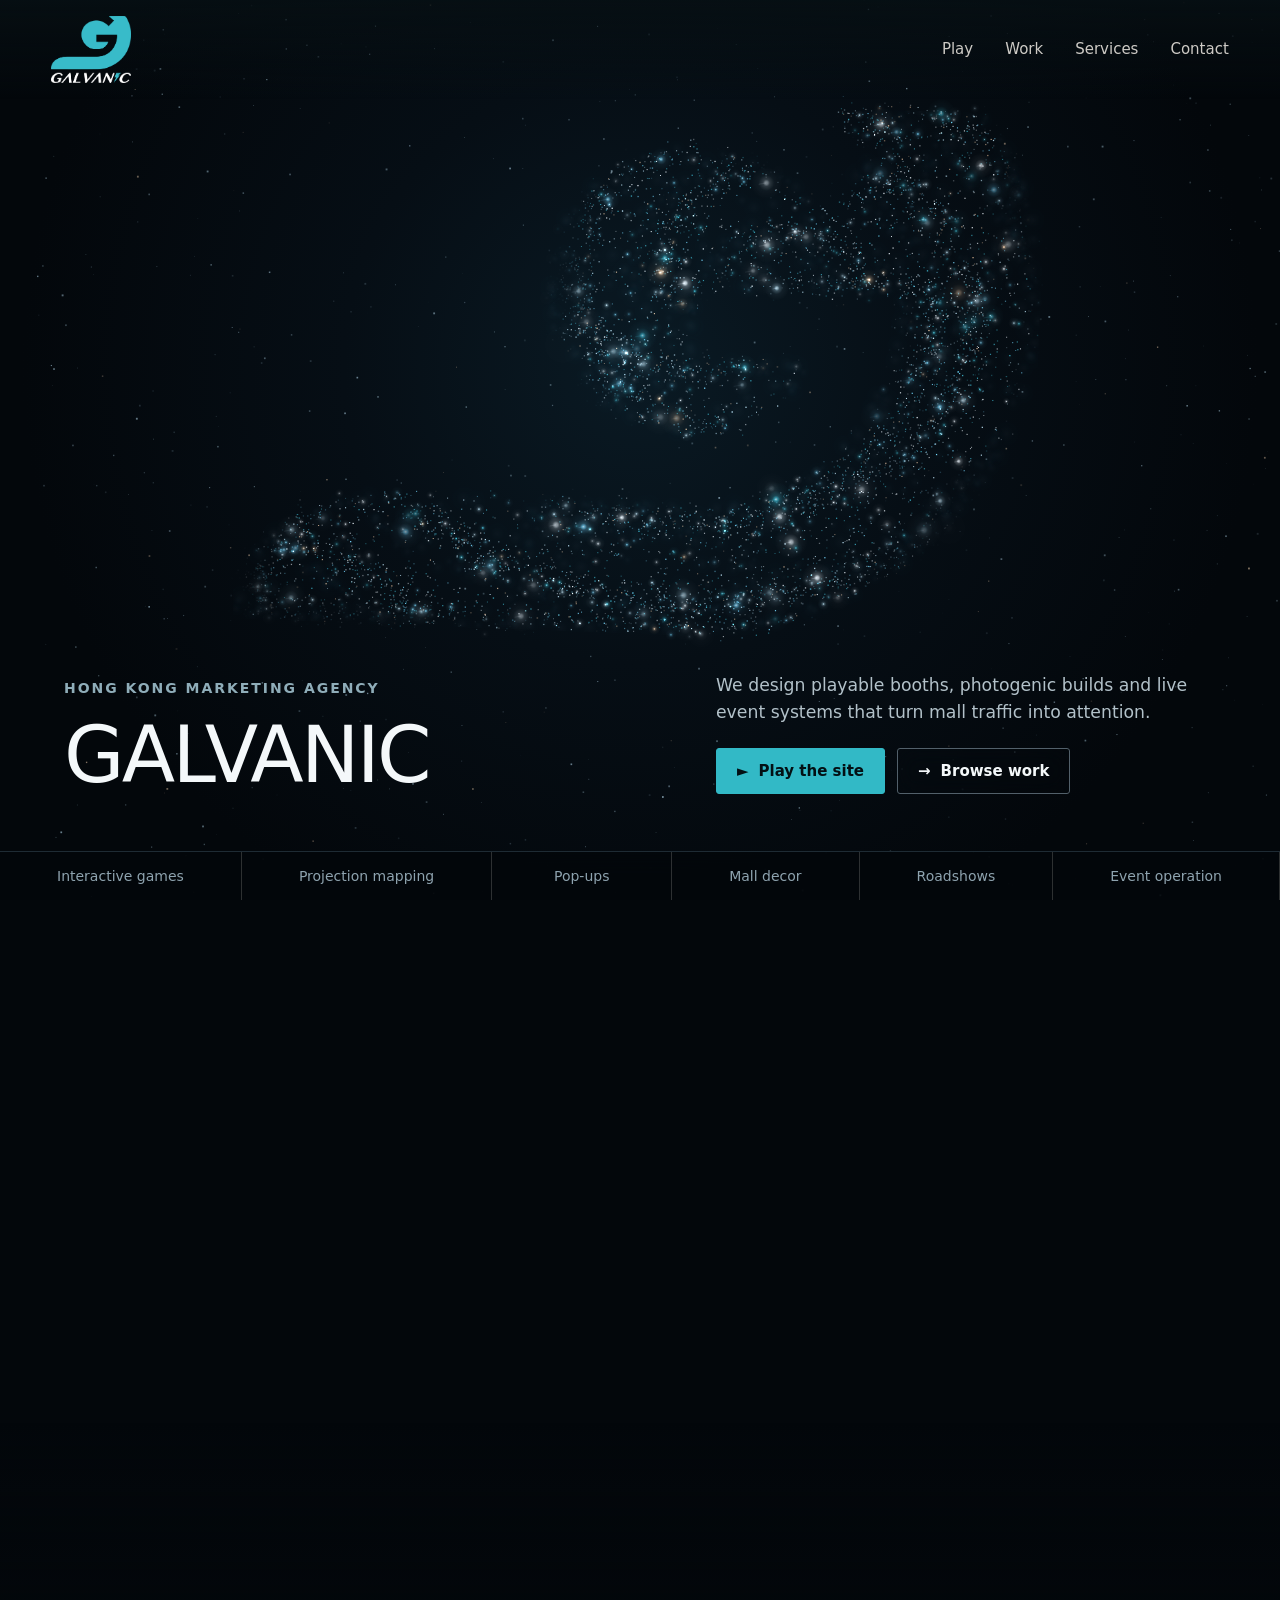
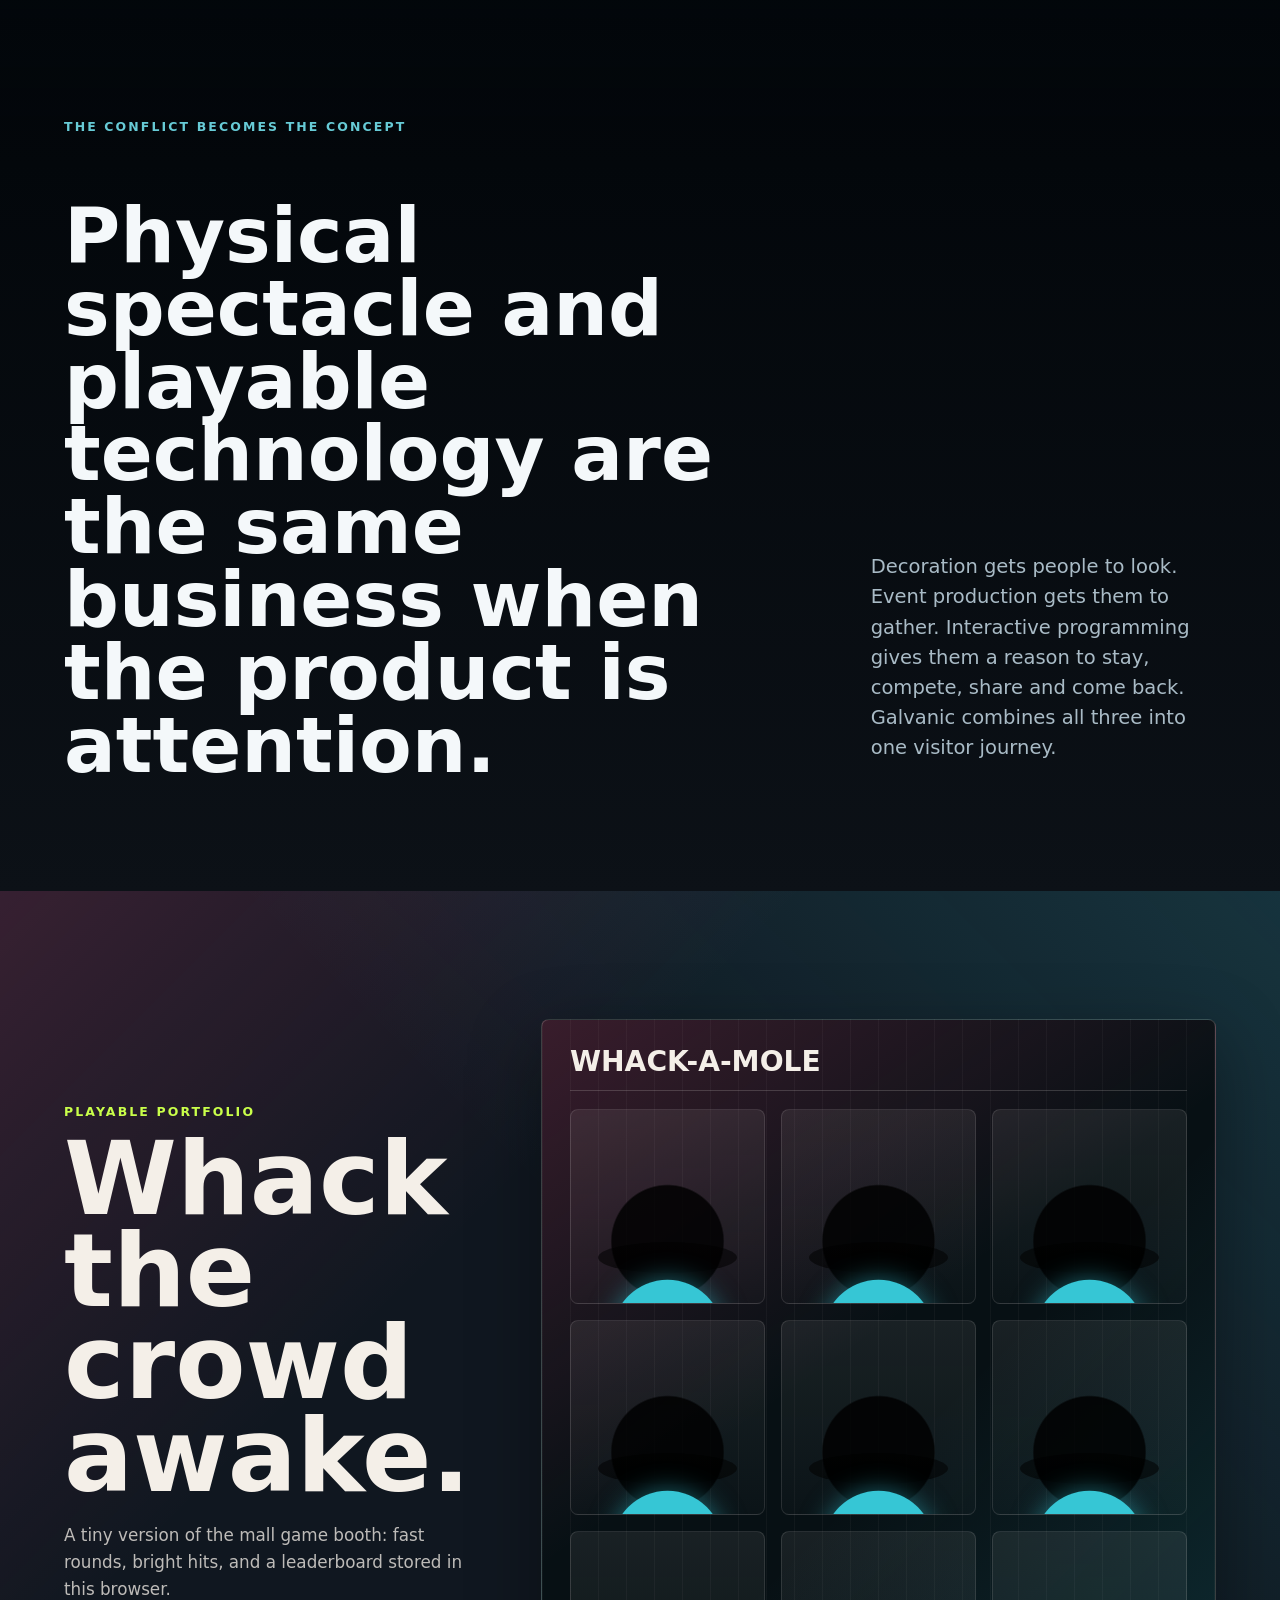
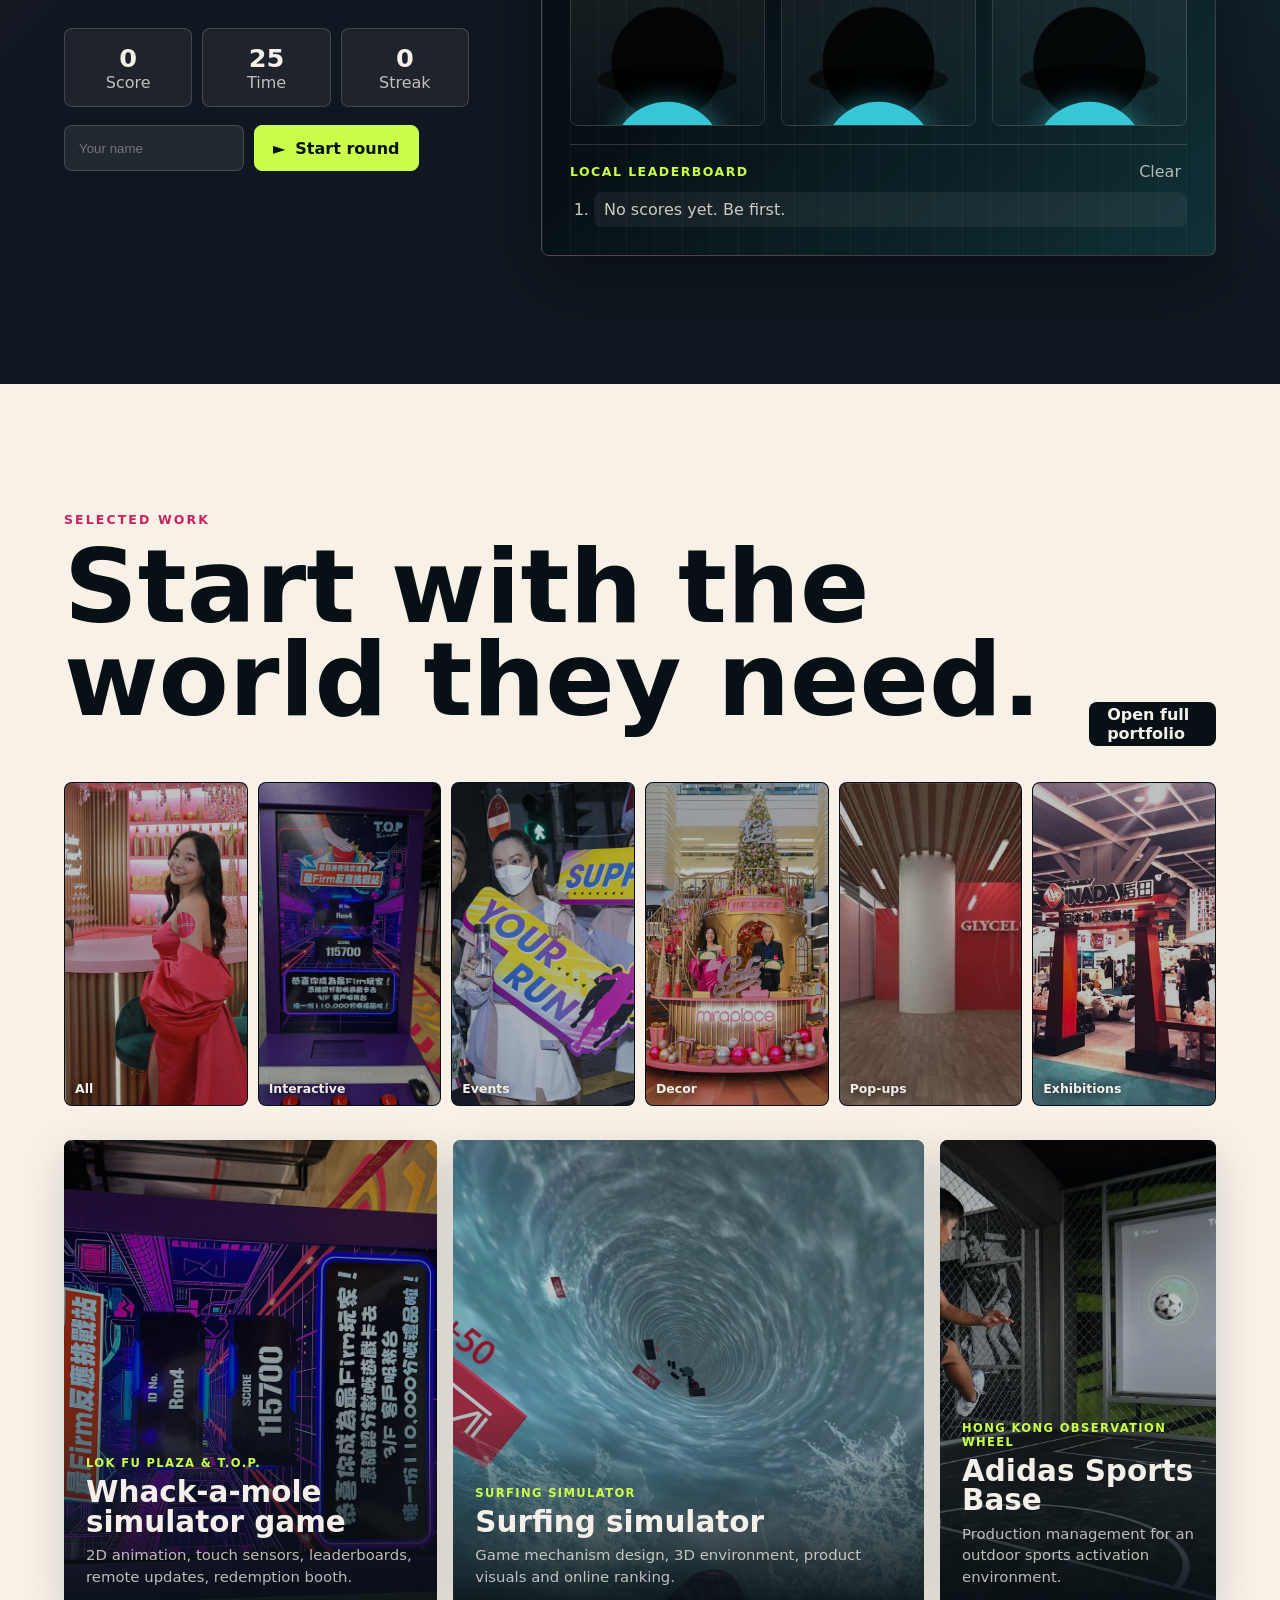
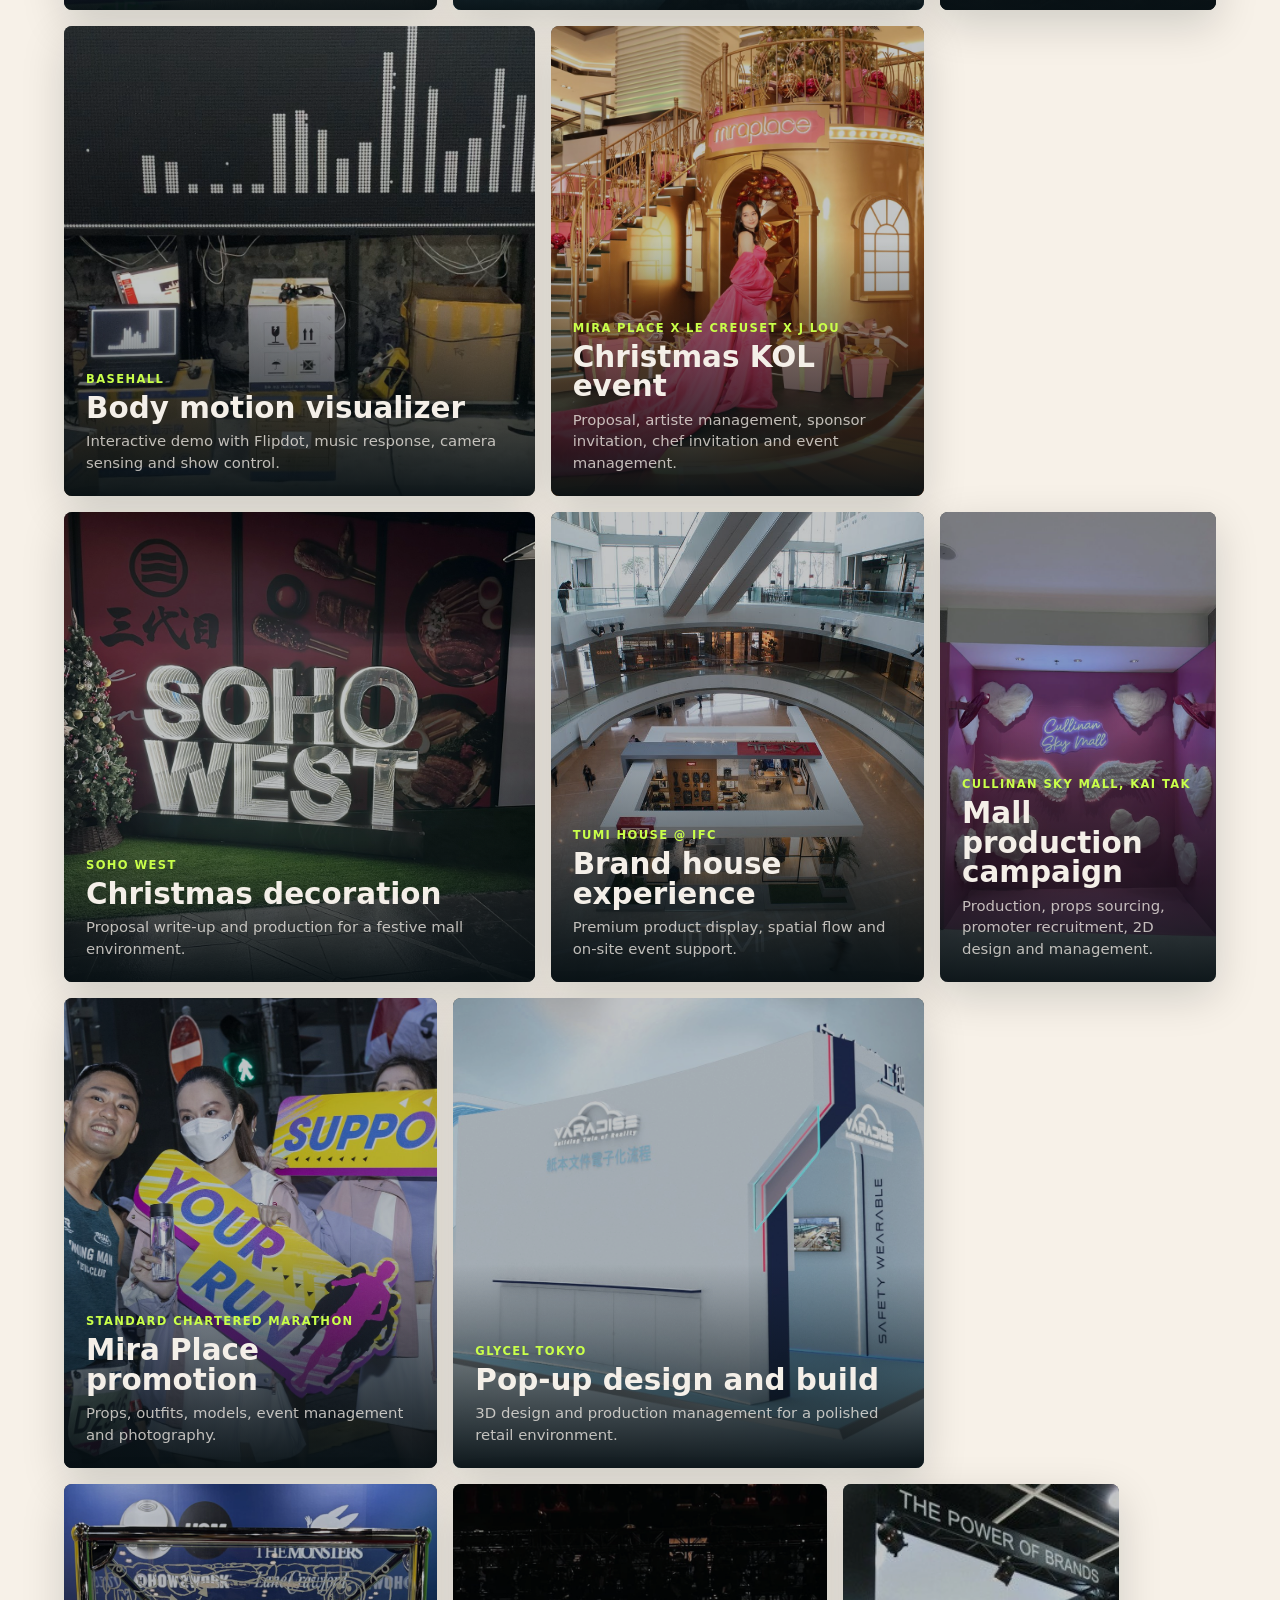
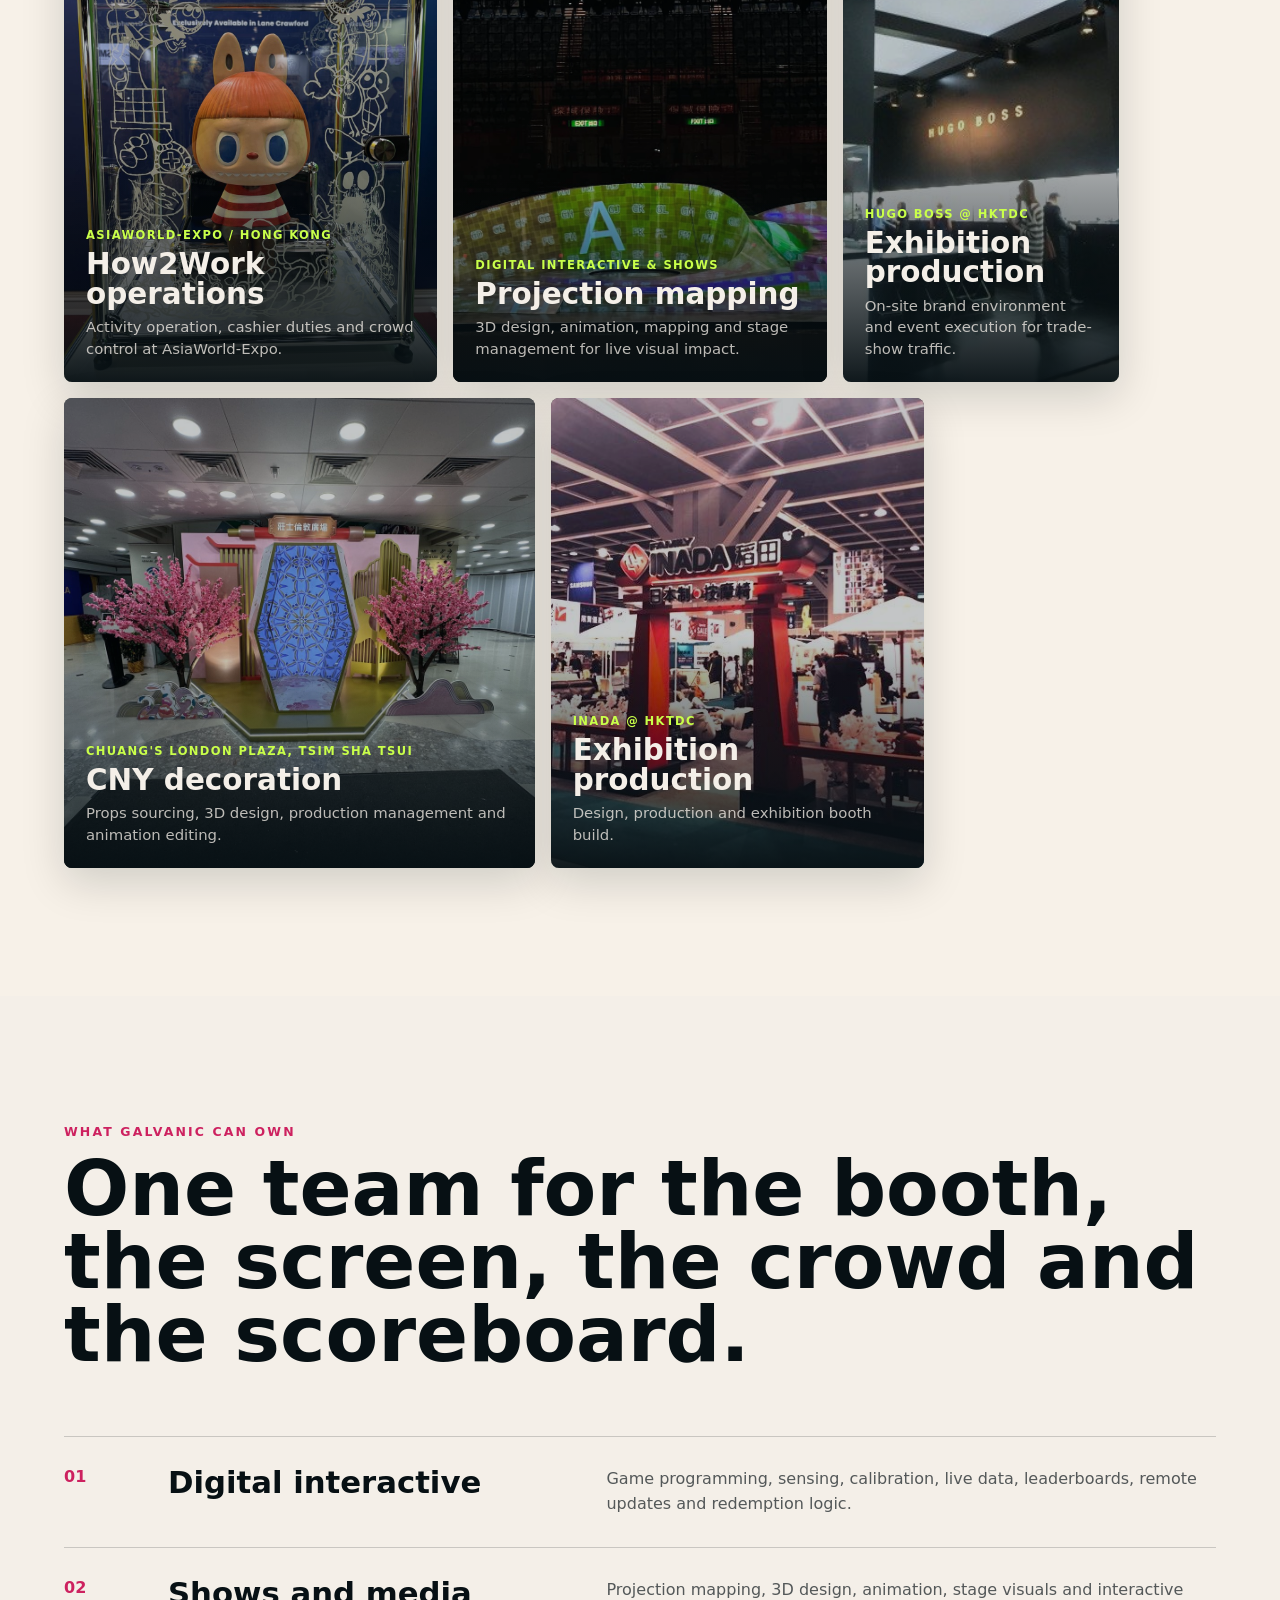
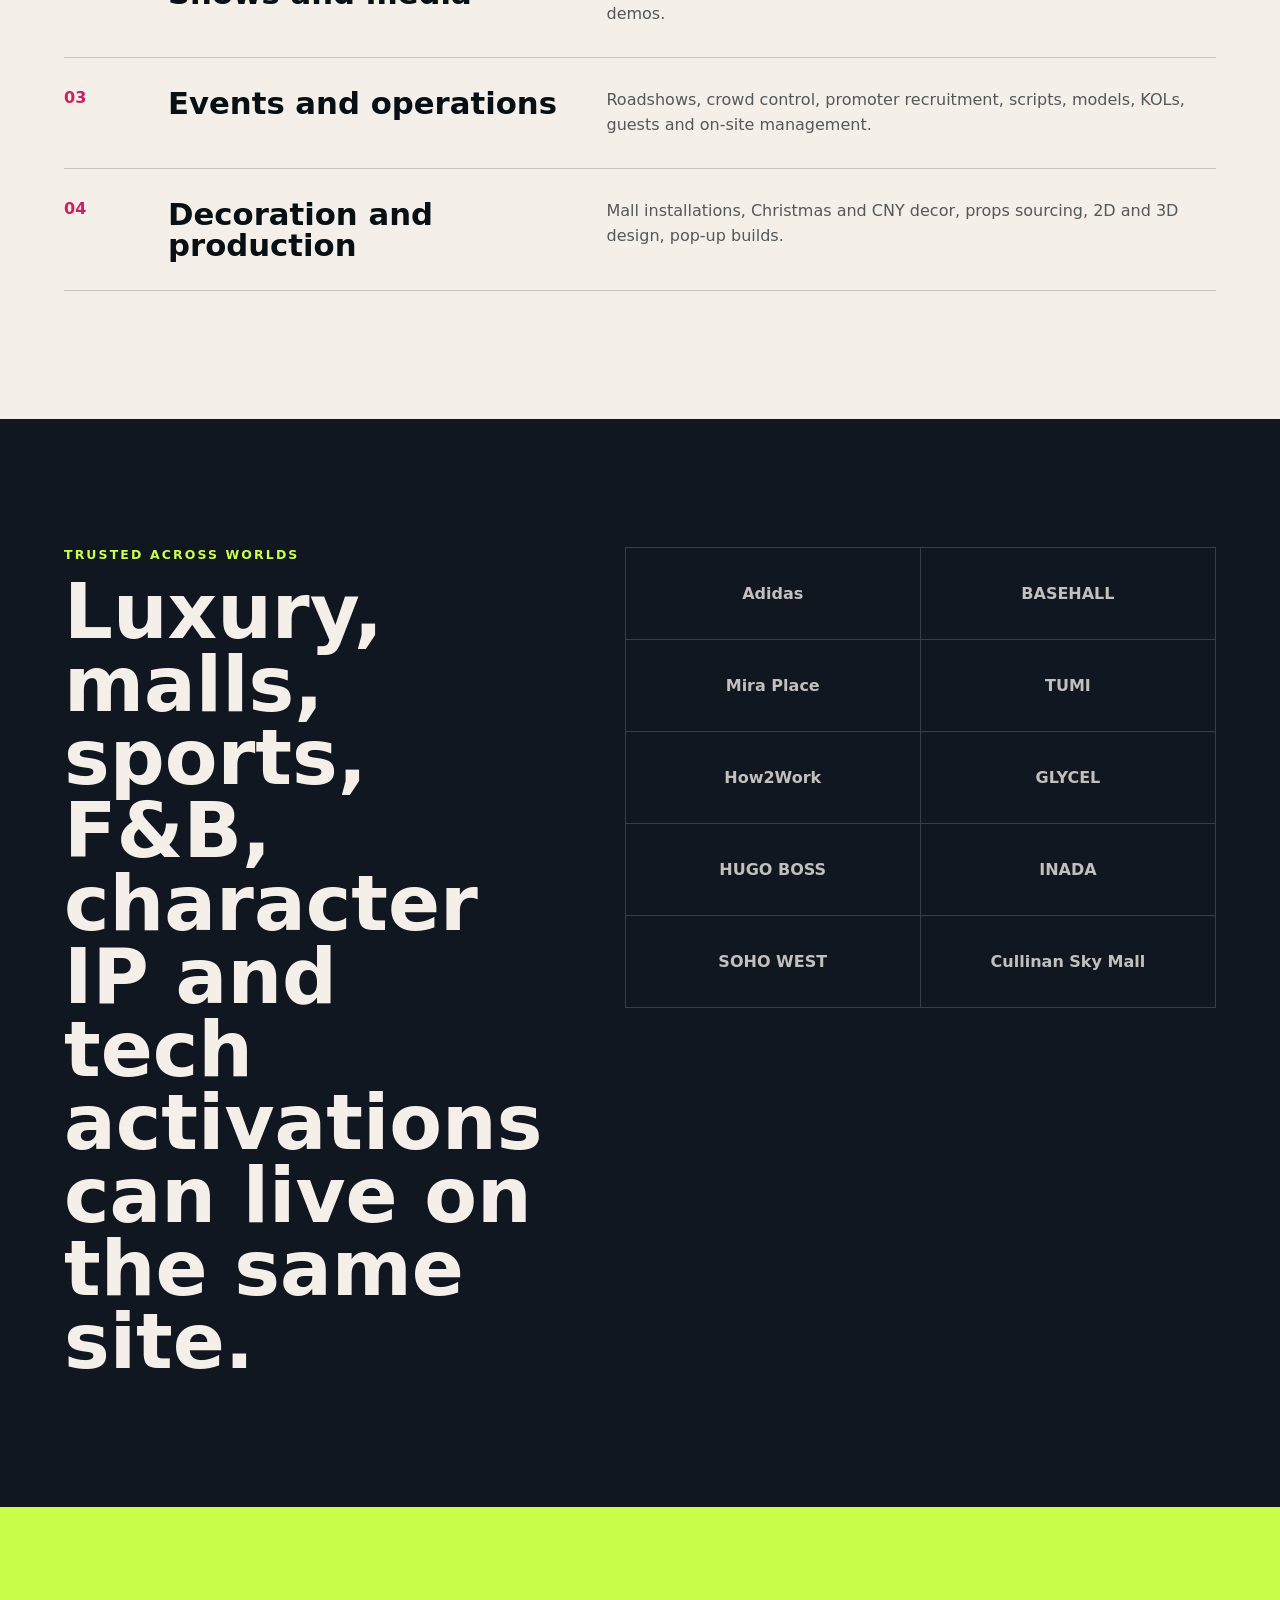
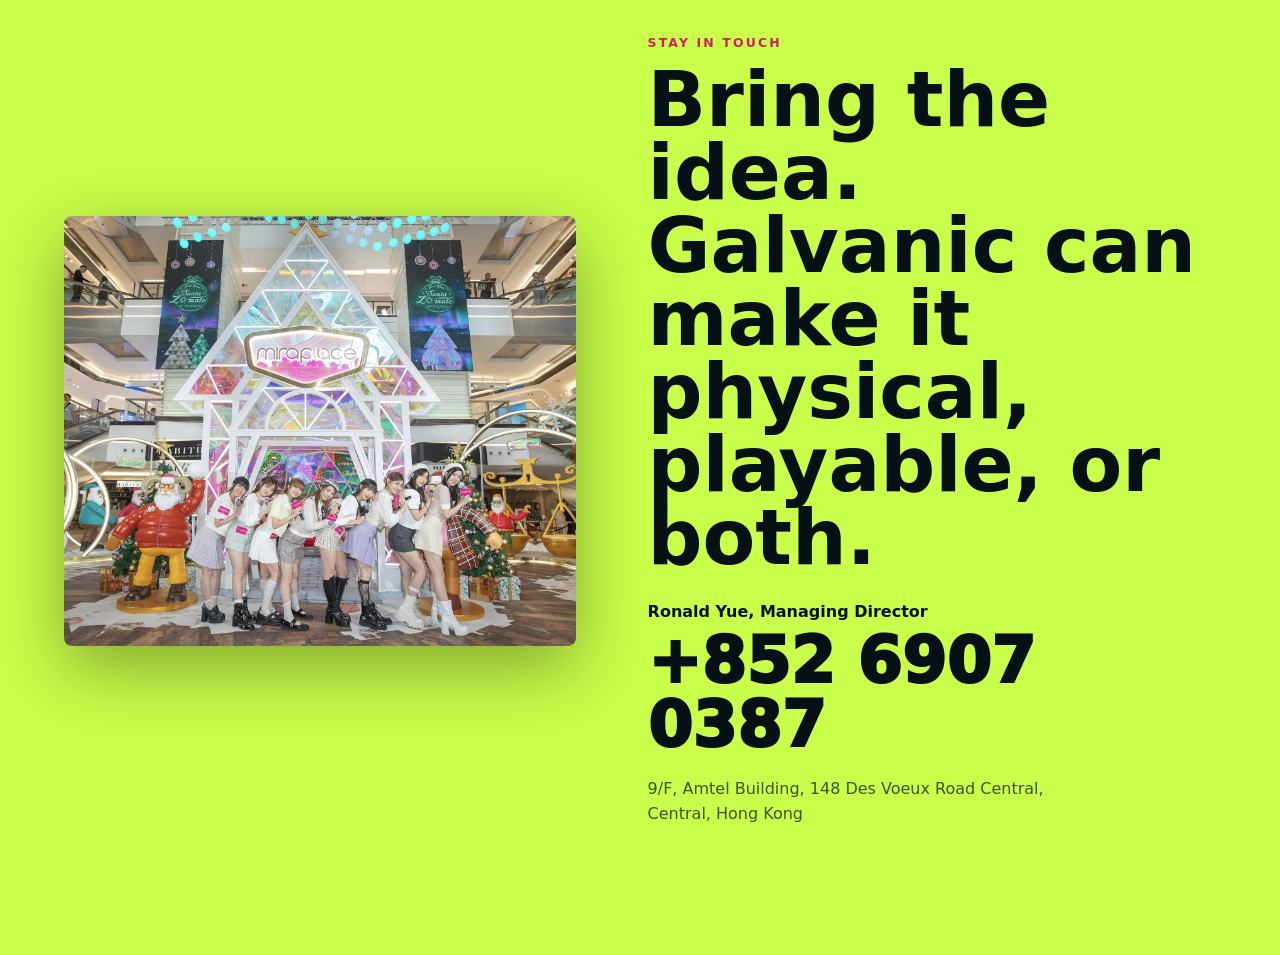
<file: index.html>
<!doctype html>
<html lang="en">
  <head>
    <meta charset="utf-8" />
    <meta name="viewport" content="width=device-width, initial-scale=1" />
    <title>Galvanic | Playable Events, Decoration & Interactive Experiences</title>
    <meta
      name="description"
      content="Galvanic is a Hong Kong marketing agency creating interactive games, digital shows, mall decorations, pop-ups, roadshows and on-site event production."
    />
    <link rel="icon" href="assets/galvanic-logo.png" />
    <link rel="preload" href="assets/galvanic-logo.png" as="image" />
    <link rel="stylesheet" href="styles.css?v=20260905-nine-slots" />
  </head>
  <body>
    <header class="site-header">
      <a class="brand" href="#top" aria-label="Galvanic home">
        <img class="brand-logo" src="assets/galvanic-logo.png" alt="Galvanic" width="922" height="773" />
      </a>
      <nav class="site-nav" aria-label="Primary navigation">
        <a href="#play">Play</a>
        <a href="portfolio.html">Work</a>
        <a href="#services">Services</a>
        <a href="#contact">Contact</a>
      </nav>
    </header>

    <main id="top">
      <div class="galaxy-scroll">
      <section class="hero galaxy-hero" aria-labelledby="hero-title">
        <canvas id="galaxyCanvas" class="galaxy-canvas" aria-hidden="true"></canvas>
        <div class="galaxy-stage" aria-hidden="true">
          <img class="galaxy-fallback" src="assets/galvanic-logo.png" alt="" width="922" height="773" />
        </div>
        <div class="hero-inner">
          <div class="hero-heading">
            <p class="eyebrow">Hong Kong marketing agency</p>
            <h1 id="hero-title">GALVANIC</h1>
          </div>
          <div class="hero-summary">
            <p class="hero-copy">
              We design playable booths, photogenic builds and live event systems
              that turn mall traffic into attention.
            </p>
            <div class="hero-actions" aria-label="Hero actions">
              <a class="primary-action" href="#play">
                <span aria-hidden="true">&#9658;</span>
                Play the site
              </a>
              <a class="secondary-action" href="portfolio.html">
                <span aria-hidden="true">&#8594;</span>
                Browse work
              </a>
            </div>
          </div>
        </div>
        <div class="collision-strip" aria-label="Galvanic capabilities">
          <span>Interactive games</span>
          <span>Projection mapping</span>
          <span>Pop-ups</span>
          <span>Mall decor</span>
          <span>Roadshows</span>
          <span>Event operation</span>
        </div>
      </section>
      </div>

      <section class="bridge section-pad" aria-labelledby="bridge-title">
        <div class="section-kicker">The conflict becomes the concept</div>
        <h2 id="bridge-title">Physical spectacle and playable technology are the same business when the product is attention.</h2>
        <p>
          Decoration gets people to look. Event production gets them to gather.
          Interactive programming gives them a reason to stay, compete, share and come back.
          Galvanic combines all three into one visitor journey.
        </p>
      </section>

      <section id="play" class="play-lab section-pad" aria-labelledby="play-title">
        <div class="play-copy">
          <div class="section-kicker">Playable portfolio</div>
          <h2 id="play-title">Whack the crowd awake.</h2>
          <p>
            A tiny version of the mall game booth: fast rounds, bright hits,
            and a leaderboard stored in this browser.
          </p>
          <div class="play-stats" aria-live="polite">
            <span><strong id="moleScore">0</strong> Score</span>
            <span><strong id="moleTimer">25</strong> Time</span>
            <span><strong id="moleStreak">0</strong> Streak</span>
          </div>
          <div class="game-controls">
            <input id="playerName" maxlength="12" autocomplete="nickname" placeholder="Your name" aria-label="Leaderboard name" />
            <button class="primary-action" id="startMoleGame" type="button">
              <span aria-hidden="true">??/span>
              Start round
            </button>
          </div>
        </div>
        <div class="play-stage mole-cabinet">
          <div class="cabinet-top">
            <strong>WHACK-A-MOLE</strong>
          </div>
          <div class="mole-board" id="moleBoard" aria-label="Mini whack-a-mole game board"></div>
          <div class="leaderboard-panel">
            <div>
              <span>Local leaderboard</span>
              <button id="clearLeaderboard" type="button">Clear</button>
            </div>
            <ol id="leaderboardList"></ol>
          </div>
        </div>
      </section>

      <section id="work" class="work section-pad" aria-labelledby="work-title">
        <div class="section-head">
          <div>
            <div class="section-kicker">Selected work</div>
            <h2 id="work-title">Start with the world they need.</h2>
          </div>
          <a class="portfolio-link" href="portfolio.html">Open full portfolio</a>
        </div>

        <div class="category-strip" id="homeCategories" aria-label="Portfolio categories"></div>

        <div class="case-grid" id="caseGrid">
          <article class="case-card" data-type="interactive decor">
            <img src="assets/whack-a-mole-arcade.jpg" alt="Whack-a-mole arcade game installation" />
            <div>
              <p>LOK FU Plaza & T.O.P.</p>
              <h3>Whack-a-mole simulator game</h3>
              <span>2D animation, touch sensors, leaderboards, remote updates, redemption booth.</span>
            </div>
          </article>
          <article class="case-card" data-type="interactive">
            <img src="assets/portfolio/surfing-simulator/05-image40.jpg" alt="Surfing simulator game screen" />
            <div>
              <p>Surfing Simulator</p>
              <h3>Surfing simulator</h3>
              <span>Game mechanism design, 3D environment, product visuals and online ranking.</span>
            </div>
          </article>
          <article class="case-card" data-type="event interactive">
            <img src="assets/portfolio/adidas-sports-base/02-image48.jpg" alt="Adidas Sports Base court activation" />
            <div>
              <p>Hong Kong Observation Wheel</p>
              <h3>Adidas Sports Base</h3>
              <span>Production management for an outdoor sports activation environment.</span>
            </div>
          </article>
          <article class="case-card" data-type="interactive event">
            <img src="assets/basehall-visualizer-booth.jpg" alt="BaseHall live music visualizer interactive booth" />
            <div>
              <p>BASEHALL</p>
              <h3>Body motion visualizer</h3>
              <span>Interactive demo with Flipdot, music response, camera sensing and show control.</span>
            </div>
          </article>
          <article class="case-card" data-type="event decor">
            <img src="assets/mira-christmas-showcase.jpg" alt="Mira Place Christmas installation with pink cafe decor" />
            <div>
              <p>Mira Place x Le Creuset x J Lou</p>
              <h3>Christmas KOL event</h3>
              <span>Proposal, artiste management, sponsor invitation, chef invitation and event management.</span>
            </div>
          </article>
          <article class="case-card" data-type="decor event">
            <img src="assets/soho-west-christmas.jpg" alt="SOHO WEST Christmas decoration sign" />
            <div>
              <p>SOHO WEST</p>
              <h3>Christmas decoration</h3>
              <span>Proposal write-up and production for a festive mall environment.</span>
            </div>
          </article>
          <article class="case-card" data-type="event">
            <img src="assets/tumi-house.jpg" alt="TUMI House event at IFC" />
            <div>
              <p>TUMI House @ IFC</p>
              <h3>Brand house experience</h3>
              <span>Premium product display, spatial flow and on-site event support.</span>
            </div>
          </article>
          <article class="case-card" data-type="event decor">
            <img src="assets/portfolio/cullinan-sky-mall/01-image118.jpg" alt="Cullinan Sky Mall event decor" />
            <div>
              <p>Cullinan Sky Mall, Kai Tak</p>
              <h3>Mall production campaign</h3>
              <span>Production, props sourcing, promoter recruitment, 2D design and management.</span>
            </div>
          </article>
          <article class="case-card" data-type="event">
            <img src="assets/mira-marathon.jpg" alt="Mira Place marathon promotion event" />
            <div>
              <p>Standard Chartered Marathon</p>
              <h3>Mira Place promotion</h3>
              <span>Props, outfits, models, event management and photography.</span>
            </div>
          </article>
          <article class="case-card" data-type="decor event">
            <img src="assets/glycel-pop-up-render.jpg" alt="GLYCEL Tokyo pop-up design render" />
            <div>
              <p>GLYCEL Tokyo</p>
              <h3>Pop-up design and build</h3>
              <span>3D design and production management for a polished retail environment.</span>
            </div>
          </article>
          <article class="case-card" data-type="event decor">
            <img src="assets/portfolio/how2work-complexcon/01-image103.jpg" alt="How2Work Complex Con Hong Kong display" />
            <div>
              <p>AsiaWorld-Expo / Hong Kong</p>
              <h3>How2Work operations</h3>
              <span>Activity operation, cashier duties and crowd control at AsiaWorld-Expo.</span>
            </div>
          </article>
          <article class="case-card" data-type="interactive event">
            <img src="assets/projection-mapping-stage.jpg" alt="Projection mapping stage show" />
            <div>
              <p>Digital interactive & shows</p>
              <h3>Projection mapping</h3>
              <span>3D design, animation, mapping and stage management for live visual impact.</span>
            </div>
          </article>
          <article class="case-card" data-type="decor event">
            <img src="assets/hugo-boss-hktdc.jpg" alt="HUGO BOSS exhibition booth at HKTDC" />
            <div>
              <p>HUGO BOSS @ HKTDC</p>
              <h3>Exhibition production</h3>
              <span>On-site brand environment and event execution for trade-show traffic.</span>
            </div>
          </article>
          <article class="case-card" data-type="decor event">
            <img src="assets/portfolio/chuangs-london-plaza/01-image170.jpg" alt="Chuang's London Plaza CNY decoration" />
            <div>
              <p>Chuang's London Plaza, Tsim Sha Tsui</p>
              <h3>CNY decoration</h3>
              <span>Props sourcing, 3D design, production management and animation editing.</span>
            </div>
          </article>
          <article class="case-card" data-type="event decor">
            <img src="assets/portfolio/inada-exhibition/01-image191.jpg" alt="INADA exhibition booth at HKTDC" />
            <div>
              <p>INADA @ HKTDC</p>
              <h3>Exhibition production</h3>
              <span>Design, production and exhibition booth build.</span>
            </div>
          </article>
        </div>
      </section>

      <section id="services" class="services section-pad" aria-labelledby="services-title">
        <div class="section-kicker">What Galvanic can own</div>
        <h2 id="services-title">One team for the booth, the screen, the crowd and the scoreboard.</h2>
        <div class="service-map">
          <div class="service-row">
            <span>01</span>
            <h3>Digital interactive</h3>
            <p>Game programming, sensing, calibration, live data, leaderboards, remote updates and redemption logic.</p>
          </div>
          <div class="service-row">
            <span>02</span>
            <h3>Shows and media</h3>
            <p>Projection mapping, 3D design, animation, stage visuals and interactive demos.</p>
          </div>
          <div class="service-row">
            <span>03</span>
            <h3>Events and operations</h3>
            <p>Roadshows, crowd control, promoter recruitment, scripts, models, KOLs, guests and on-site management.</p>
          </div>
          <div class="service-row">
            <span>04</span>
            <h3>Decoration and production</h3>
            <p>Mall installations, Christmas and CNY decor, props sourcing, 2D and 3D design, pop-up builds.</p>
          </div>
        </div>
      </section>

      <section class="proof section-pad" aria-labelledby="proof-title">
        <div>
          <div class="section-kicker">Trusted across worlds</div>
          <h2 id="proof-title">Luxury, malls, sports, F&B, character IP and tech activations can live on the same site.</h2>
        </div>
        <div class="logo-cloud" aria-label="Clients and project brands from the portfolio">
          <span>Adidas</span>
          <span>BASEHALL</span>
          <span>Mira Place</span>
          <span>TUMI</span>
          <span>How2Work</span>
          <span>GLYCEL</span>
          <span>HUGO BOSS</span>
          <span>INADA</span>
          <span>SOHO WEST</span>
          <span>Cullinan Sky Mall</span>
        </div>
      </section>

      <section id="contact" class="contact section-pad" aria-labelledby="contact-title">
        <div class="contact-image">
          <img src="assets/mira-team-decoration.jpg" alt="Galvanic mall decoration project team photo" />
        </div>
        <div class="contact-copy">
          <div class="section-kicker">Stay in touch</div>
          <h2 id="contact-title">Bring the idea. Galvanic can make it physical, playable, or both.</h2>
          <p>Ronald Yue, Managing Director</p>
          <a href="tel:+85269070387" class="contact-link">+852 6907 0387</a>
          <address>
            9/F, Amtel Building, 148 Des Voeux Road Central, Central, Hong Kong
          </address>
        </div>
      </section>
    </main>

    <script src="gallery-data.js?v=20260628-orientation"></script>
    <script src="galaxy.js?v=20260905-flow-galaxy"></script>
    <script src="script.js?v=20260905-nine-slots"></script>
  </body>
</html>
</file>
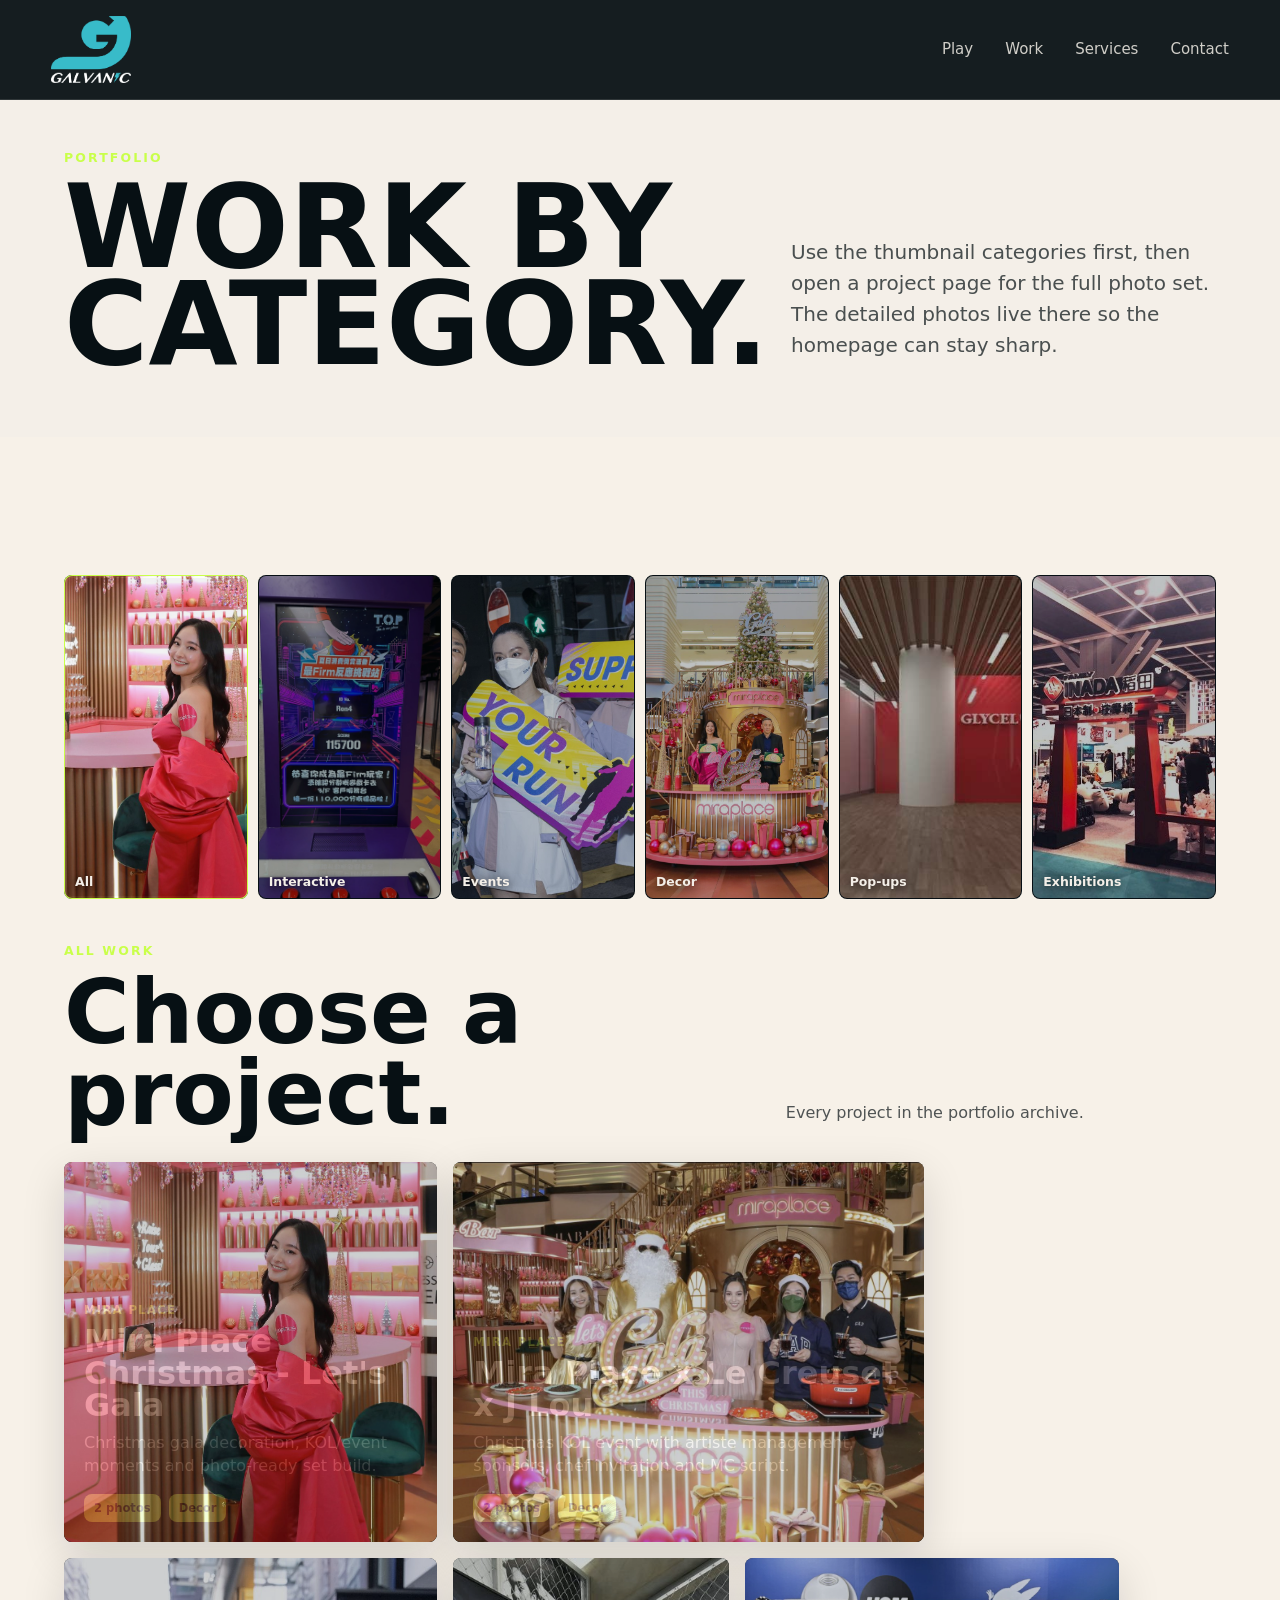
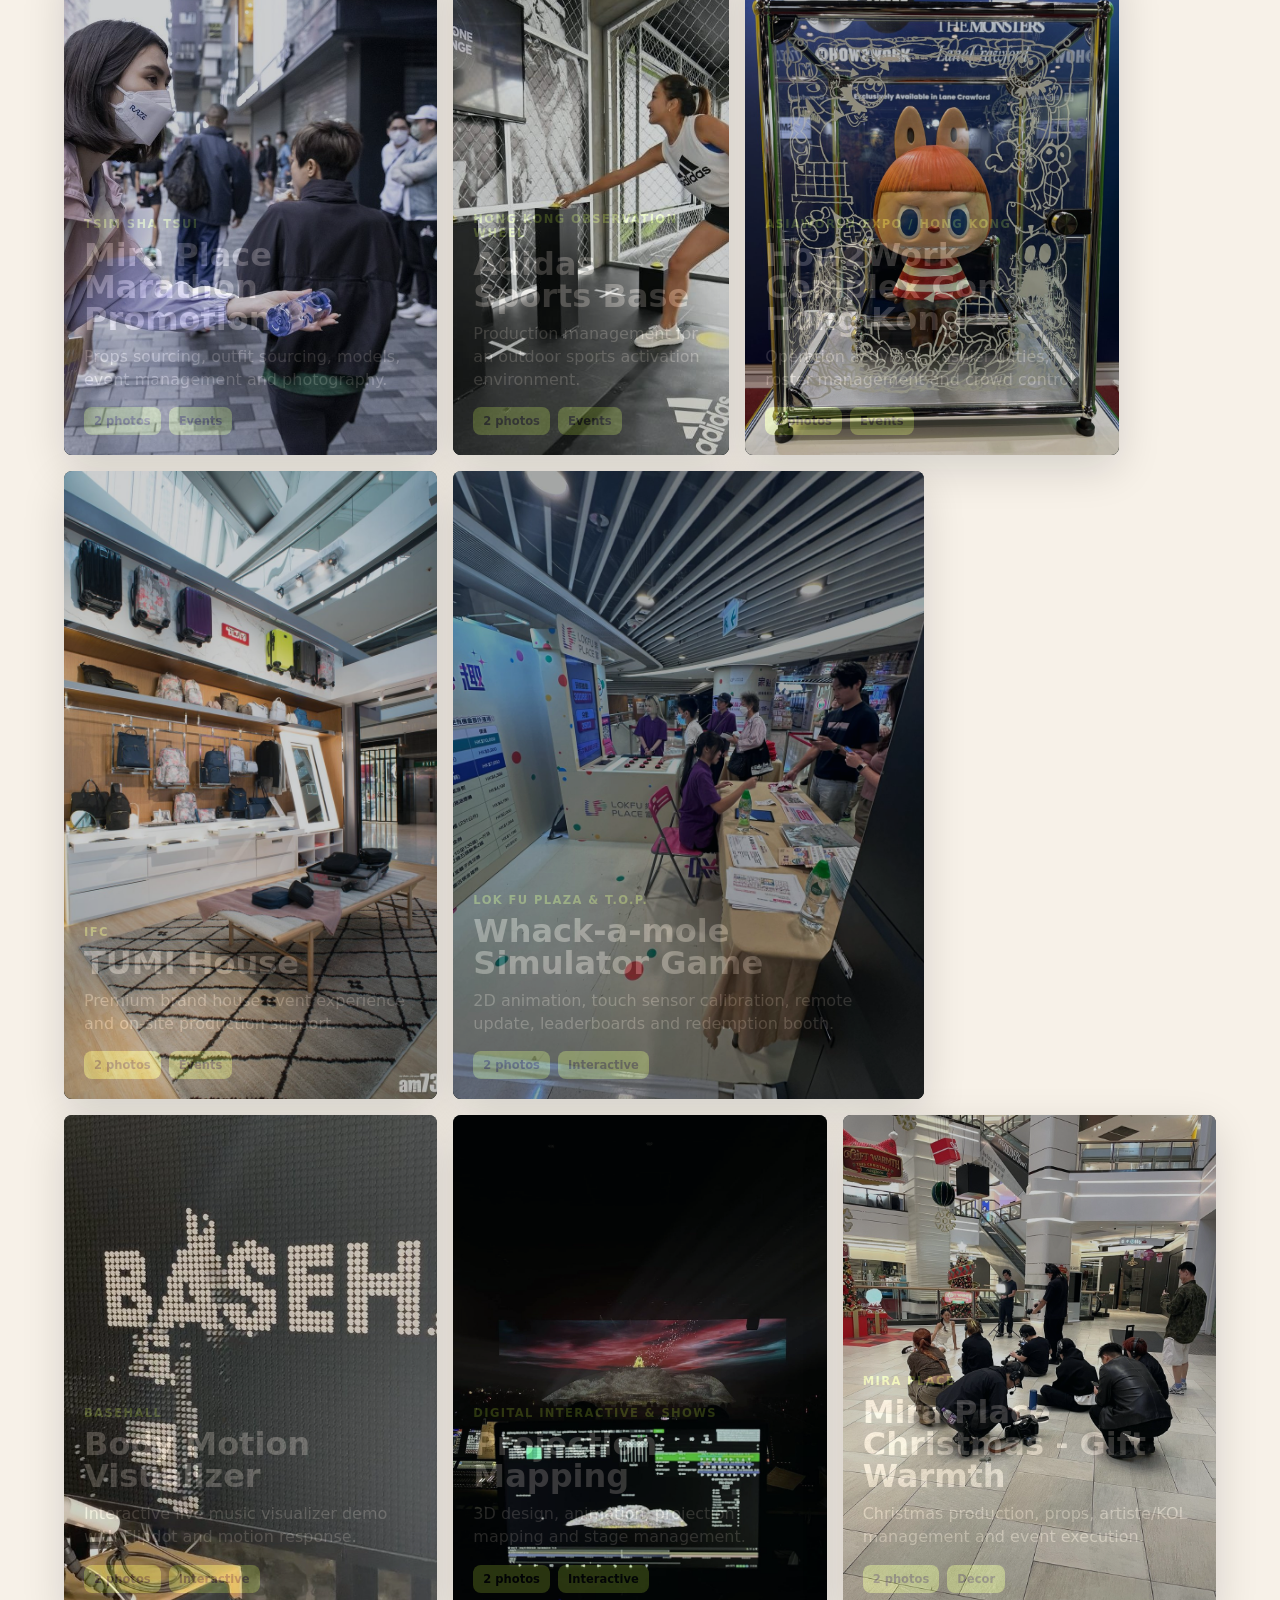
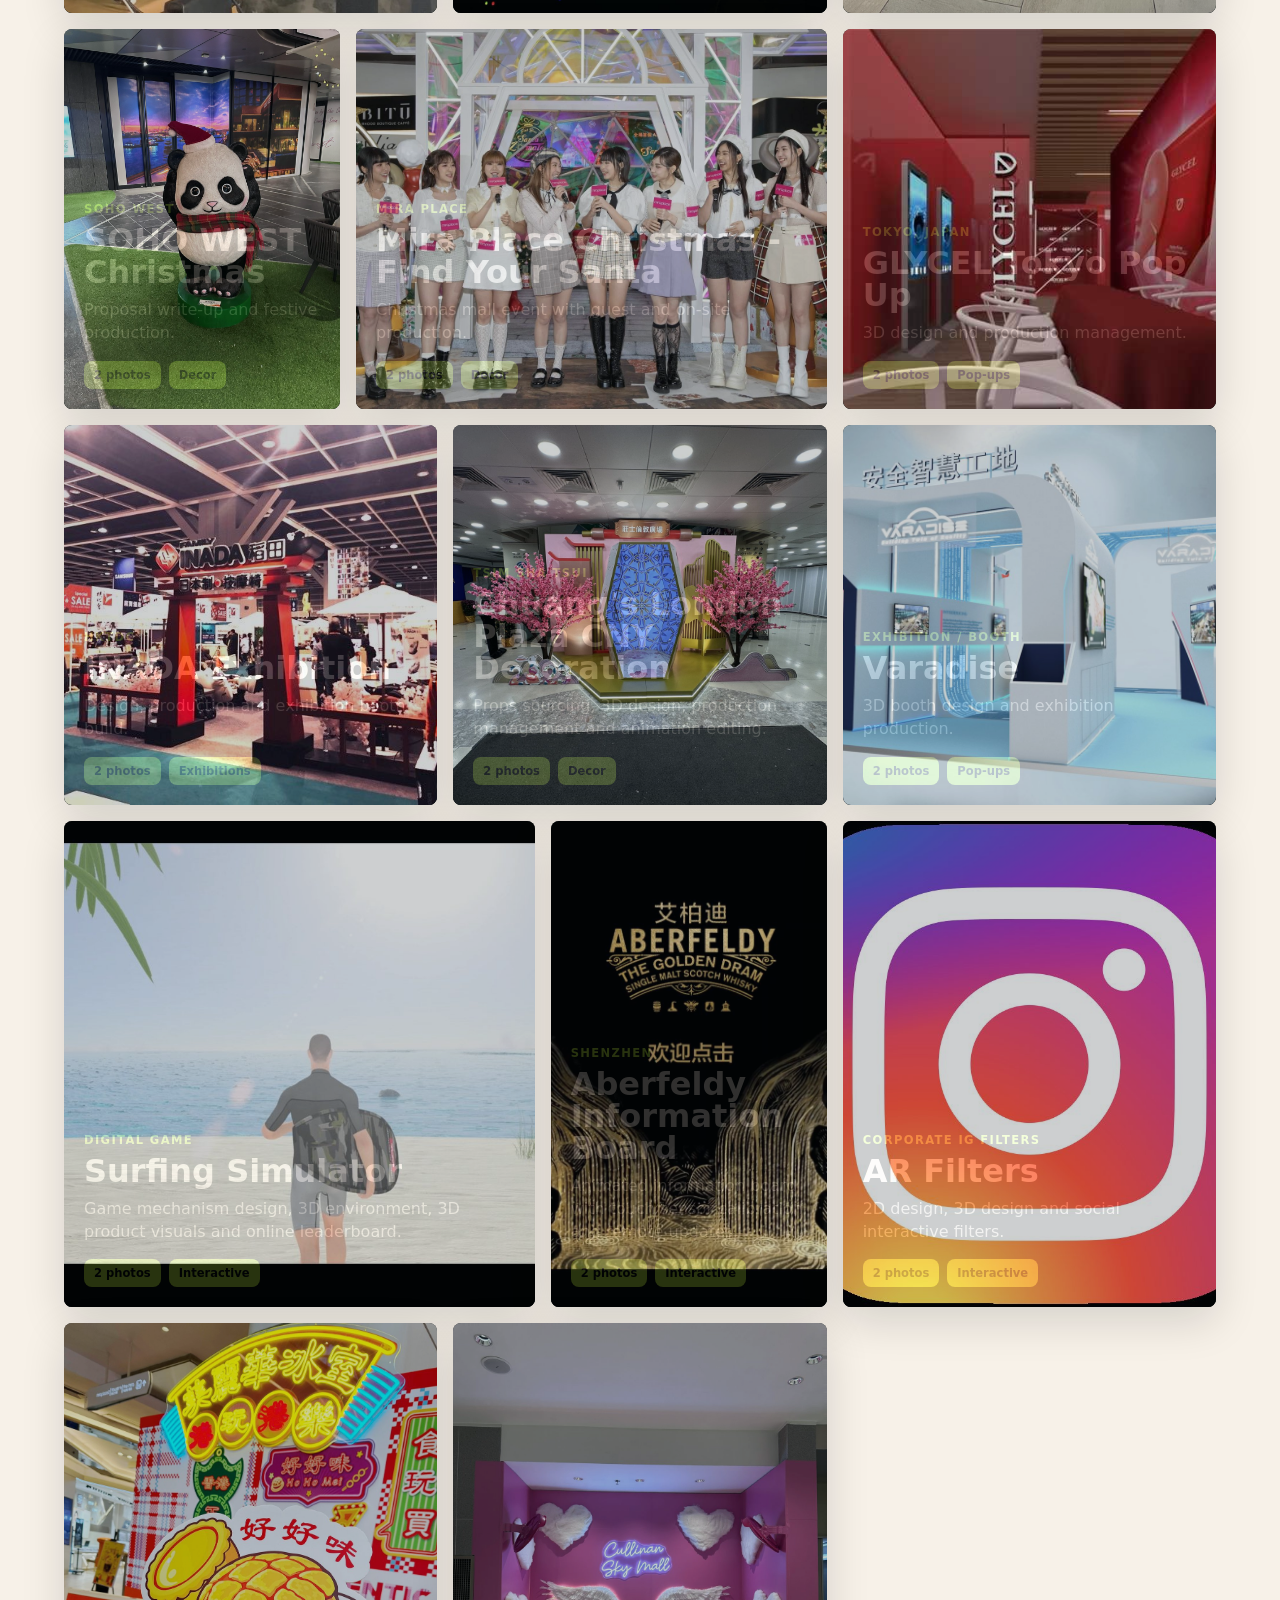
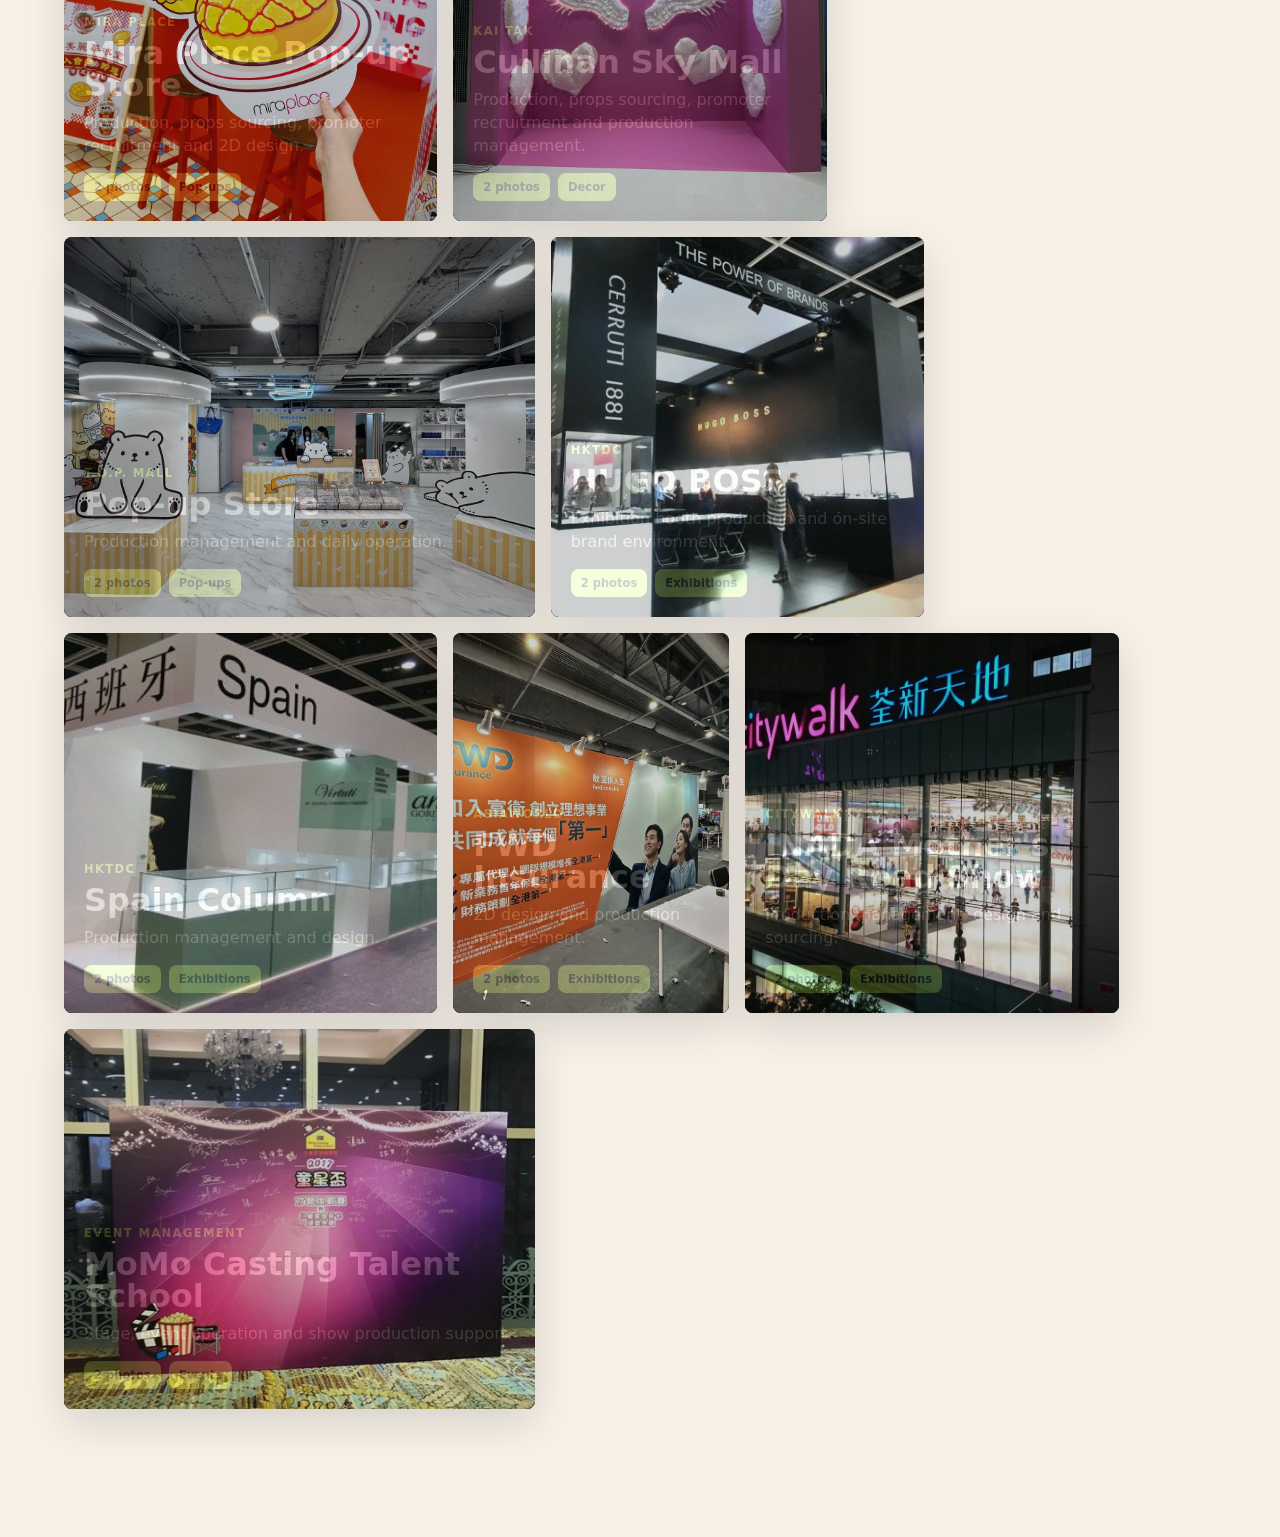
<file: portfolio.html>
<!doctype html>
<html lang="en">
  <head>
    <meta charset="utf-8" />
    <meta name="viewport" content="width=device-width, initial-scale=1" />
    <title>Galvanic Portfolio | Projects by Category</title>
    <meta
      name="description"
      content="Browse Galvanic projects by category: interactive games, events, mall decor, pop-ups and exhibition booths."
    />
    <link rel="icon" href="assets/galvanic-logo.png" />
    <link rel="stylesheet" href="styles.css?v=20260905-galaxy" />
  </head>
  <body class="portfolio-page">
    <header class="site-header solid-header">
      <a class="brand" href="index.html" aria-label="Galvanic home">
        <img class="brand-logo" src="assets/galvanic-logo.png" alt="Galvanic" width="922" height="773" />
      </a>
      <nav class="site-nav" aria-label="Primary navigation">
        <a href="index.html#play">Play</a>
        <a href="portfolio.html">Work</a>
        <a href="index.html#services">Services</a>
        <a href="index.html#contact">Contact</a>
      </nav>
    </header>

    <main>
      <section class="portfolio-hero section-pad">
        <div>
          <div class="section-kicker">Portfolio</div>
          <h1>Work by category.</h1>
        </div>
        <p>
          Use the thumbnail categories first, then open a project page for the full photo set.
          The detailed photos live there so the homepage can stay sharp.
        </p>
      </section>

      <section class="portfolio-browser section-pad" aria-labelledby="portfolio-title">
        <div class="category-dock" id="portfolioCategories" aria-label="Portfolio category filters"></div>
        <div class="portfolio-browser-head">
          <div>
            <div class="section-kicker" id="activeCategoryKicker">All work</div>
            <h2 id="portfolio-title">Choose a project.</h2>
          </div>
          <p id="activeCategoryDescription">Every project in the portfolio archive.</p>
        </div>
        <div class="project-index" id="projectIndex"></div>
      </section>
    </main>

    <script src="gallery-data.js?v=20260628-orientation"></script>
    <script src="script.js?v=20260905-galaxy"></script>
  </body>
</html>
</file>
<file: styles.css>
:root {
  --ink: #071014;
  --night: #0c1117;
  --paper: #f4efe8;
  --cyan: #36c6d5;
  --pink: #ff4f8b;
  --lime: #c9ff4a;
  --amber: #ffc145;
  --muted: #9fb0b4;
  --line: rgba(244, 239, 232, 0.18);
  --shadow: 0 22px 70px rgba(0, 0, 0, 0.35);
}

* {
  box-sizing: border-box;
}

html {
  scroll-behavior: smooth;
}

body {
  margin: 0;
  color: var(--paper);
  background: var(--night);
  font-family: "Segoe UI", system-ui, -apple-system, BlinkMacSystemFont, sans-serif;
  overflow-x: hidden;
}

img,
canvas {
  display: block;
  max-width: 100%;
}

a {
  color: inherit;
  text-decoration: none;
}

button {
  font: inherit;
}

.cursor-light {
  position: fixed;
  inset: auto;
  width: 360px;
  height: 360px;
  transform: translate(-50%, -50%);
  pointer-events: none;
  z-index: 1;
  background: radial-gradient(circle, rgba(54, 198, 213, 0.13), transparent 64%);
  mix-blend-mode: screen;
}

.site-header {
  position: fixed;
  top: 0;
  left: 0;
  right: 0;
  z-index: 20;
  display: flex;
  align-items: center;
  justify-content: space-between;
  gap: 24px;
  padding: 18px clamp(18px, 4vw, 56px);
  background: linear-gradient(180deg, rgba(7, 16, 20, 0.82), rgba(7, 16, 20, 0));
}

.solid-header {
  background: rgba(7, 16, 20, 0.94);
  border-bottom: 1px solid rgba(244, 239, 232, 0.12);
}

.brand {
  display: inline-flex;
  align-items: center;
  gap: 10px;
  font-weight: 900;
  letter-spacing: 0.08em;
}

.brand-logo {
  width: 80px;
  height: auto;
  flex-shrink: 0;
}

.site-nav {
  display: flex;
  align-items: center;
  gap: clamp(12px, 3vw, 32px);
  color: rgba(244, 239, 232, 0.84);
  font-size: 0.92rem;
}

.site-nav a {
  border-bottom: 1px solid transparent;
}

.site-nav a:hover {
  border-color: var(--lime);
}

.hero {
  position: relative;
  --hero-tilt-x: 0deg;
  --hero-tilt-y: 0deg;
  --hero-pulse: 0;
  min-height: 96vh;
  isolation: isolate;
  display: grid;
  align-items: end;
  overflow: hidden;
  padding: 120px clamp(18px, 5vw, 72px) 92px;
}

.signal-canvas,
.hero-media,
.hero-scrim {
  position: absolute;
  inset: 0;
}

.signal-canvas {
  z-index: -1;
  width: 100%;
  height: 100%;
  max-width: none;
  opacity: 0.62;
  mix-blend-mode: screen;
}

.hero-media {
  z-index: -3;
  filter: saturate(1.18) contrast(1.08);
}

.hero-media img {
  width: 100%;
  height: 100%;
  object-fit: cover;
  object-position: center center;
  opacity: 0.58;
}

.hero-scrim {
  z-index: -2;
  background:
    linear-gradient(90deg, rgba(7, 16, 20, 0.94) 0%, rgba(7, 16, 20, 0.62) 46%, rgba(7, 16, 20, 0.76) 100%),
    linear-gradient(0deg, var(--night), rgba(12, 17, 23, 0.1) 42%, rgba(12, 17, 23, 0.55));
}

.hero-inner {
  position: relative;
  z-index: 2;
  max-width: 920px;
}

.hero-3d-stage {
  position: absolute;
  z-index: 1;
  right: clamp(-34px, -2vw, -18px);
  bottom: clamp(108px, 14vh, 160px);
  width: min(29vw, 400px);
  min-width: 286px;
  aspect-ratio: 1;
  pointer-events: none;
  perspective: 900px;
  transform:
    translate3d(calc(var(--hero-pointer-x, 0) * 1px), calc(var(--hero-pointer-y, 0) * 1px), 0)
    rotateX(var(--hero-tilt-y))
    rotateY(var(--hero-tilt-x));
  transform-style: preserve-3d;
  transition: transform 180ms ease;
}

.hero-3d-stage canvas {
  width: 100%;
  height: 100%;
  max-width: none;
}

.hero-3d-label {
  position: absolute;
  left: 50%;
  bottom: 6%;
  display: grid;
  gap: 4px;
  min-width: 190px;
  padding: 10px 12px;
  color: var(--paper);
  background: rgba(7, 16, 20, 0.7);
  border: 1px solid rgba(244, 239, 232, 0.16);
  border-radius: 8px;
  box-shadow: 0 16px 46px rgba(0, 0, 0, 0.34);
  text-align: center;
  transform: translateX(-50%);
  backdrop-filter: blur(12px);
}

.hero-3d-label span {
  color: var(--lime);
  font-size: 0.68rem;
  font-weight: 950;
  letter-spacing: 0.12em;
  text-transform: uppercase;
}

.hero-3d-label strong {
  font-size: 0.95rem;
  line-height: 1.1;
}

.hero-3d-stage.has-model .hero-3d-label {
  display: none;
}

.show-orbit {
  position: absolute;
  inset: 4%;
  border: 1px solid rgba(244, 239, 232, 0.18);
  border-radius: 50%;
  animation: orbitPulse 4.8s ease-in-out infinite;
}

.show-orbit::before,
.show-orbit::after {
  content: "";
  position: absolute;
  inset: 14%;
  border-radius: inherit;
  border: 1px solid rgba(54, 198, 213, 0.22);
}

.show-orbit::after {
  inset: 28%;
  border-color: rgba(255, 79, 139, 0.22);
}

.orbit-chip {
  position: absolute;
  display: inline-flex;
  align-items: center;
  justify-content: center;
  min-width: 76px;
  min-height: 34px;
  padding: 0 12px;
  color: var(--ink);
  background: var(--paper);
  border: 1px solid rgba(244, 239, 232, 0.8);
  border-radius: 8px;
  box-shadow: 0 14px 42px rgba(0, 0, 0, 0.34);
  font-size: 0.75rem;
  font-weight: 950;
  letter-spacing: 0.04em;
  transform: translate(-50%, -50%);
  animation: chipFloat 3.4s ease-in-out infinite;
}

.chip-game {
  top: 6%;
  left: 50%;
  background: var(--lime);
}

.chip-booth {
  top: 50%;
  left: 96%;
  background: var(--cyan);
  animation-delay: 0.35s;
}

.chip-decor {
  top: 94%;
  left: 50%;
  color: var(--paper);
  background: var(--pink);
  animation-delay: 0.7s;
}

.chip-live {
  top: 50%;
  left: 4%;
  animation-delay: 1.05s;
}

.show-character {
  position: absolute;
  left: 50%;
  top: 49%;
  width: 36%;
  aspect-ratio: 0.72;
  transform:
    translate(-50%, -50%)
    translateZ(84px)
    rotateZ(calc(var(--hero-tilt-x) * -0.25));
  transform-style: preserve-3d;
  animation: characterFloat 3.2s ease-in-out infinite;
}

.character-glow {
  position: absolute;
  inset: 4% -24% -10%;
  background:
    radial-gradient(circle, rgba(201, 255, 74, 0.32), transparent 36%),
    radial-gradient(circle at 60% 42%, rgba(54, 198, 213, 0.42), transparent 46%);
  filter: blur(12px);
  opacity: 0.9;
}

.character-head,
.character-body,
.character-arm,
.character-leg {
  position: absolute;
  display: block;
}

.character-head {
  left: 17%;
  top: 0;
  width: 66%;
  aspect-ratio: 1;
  color: var(--ink);
  background:
    radial-gradient(circle at 35% 30%, rgba(244, 239, 232, 0.95), transparent 0 6%, transparent 7%),
    linear-gradient(145deg, var(--cyan), #1b8997);
  border: 1px solid rgba(244, 239, 232, 0.38);
  border-radius: 44% 44% 38% 38%;
  box-shadow:
    inset -18px -22px 28px rgba(7, 16, 20, 0.26),
    0 0 58px rgba(54, 198, 213, 0.48);
}

.character-head::after {
  content: "";
  position: absolute;
  left: 26%;
  right: 26%;
  bottom: 18%;
  height: 7%;
  background: rgba(7, 16, 20, 0.82);
  border-radius: 999px;
  transform: scaleX(calc(0.55 + var(--hero-pulse) * 0.45));
  transform-origin: center;
}

.character-eye {
  position: absolute;
  top: 35%;
  width: 9%;
  aspect-ratio: 1;
  background: var(--ink);
  border-radius: 50%;
  transform: translateX(calc(var(--hero-pointer-x, 0) * 0.04px));
}

.eye-left {
  left: 31%;
}

.eye-right {
  right: 31%;
}

.character-mark {
  position: absolute;
  left: 50%;
  top: 49%;
  font-weight: 1000;
  transform: translate(-50%, -50%);
}

.character-body {
  left: 12%;
  top: 52%;
  width: 76%;
  height: 34%;
  background:
    linear-gradient(180deg, rgba(244, 239, 232, 0.16), transparent),
    #101c22;
  border: 1px solid rgba(244, 239, 232, 0.24);
  border-radius: 8px;
  box-shadow: 0 18px 48px rgba(0, 0, 0, 0.32);
}

.body-screen {
  position: absolute;
  left: 12%;
  top: 18%;
  width: 76%;
  height: 22%;
  background:
    linear-gradient(90deg, var(--lime) 0 36%, transparent 36% 48%, var(--cyan) 48% 74%, transparent 74%);
  box-shadow: 0 0 18px rgba(201, 255, 74, 0.42);
}

.body-button {
  position: absolute;
  bottom: 18%;
  width: 13%;
  aspect-ratio: 1;
  background: var(--pink);
  border-radius: 50%;
  box-shadow: 0 0 16px rgba(255, 79, 139, 0.55);
}

.body-button:nth-of-type(2) {
  left: 22%;
}

.body-button:nth-of-type(3) {
  left: 44%;
  background: var(--lime);
}

.body-button:nth-of-type(4) {
  left: 66%;
  background: var(--cyan);
}

.character-arm {
  top: 58%;
  width: 36%;
  height: 6%;
  background: var(--cyan);
  border-radius: 999px;
  transform-origin: center right;
  box-shadow: 0 0 18px rgba(54, 198, 213, 0.42);
}

.arm-left {
  left: -15%;
  transform: rotate(-26deg);
}

.arm-right {
  right: -15%;
  transform: rotate(26deg);
  transform-origin: center left;
}

.character-leg {
  top: 83%;
  width: 12%;
  height: 20%;
  background: #12252b;
  border-radius: 999px;
}

.leg-left {
  left: 30%;
}

.leg-right {
  right: 30%;
}

.show-console {
  position: absolute;
  left: 50%;
  bottom: 10%;
  display: grid;
  grid-template-columns: repeat(4, 1fr);
  gap: 8px;
  width: 42%;
  min-height: 24px;
  padding: 8px;
  background: rgba(7, 16, 20, 0.72);
  border: 1px solid rgba(244, 239, 232, 0.18);
  border-radius: 8px;
  transform: translateX(-50%) rotateX(62deg);
  transform-origin: center bottom;
}

.show-console span {
  min-height: 8px;
  background: var(--lime);
  border-radius: 999px;
  box-shadow: 0 0 16px rgba(201, 255, 74, 0.48);
  animation: consoleBlink 1.8s ease-in-out infinite;
}

.show-console span:nth-child(2) {
  background: var(--cyan);
  animation-delay: 0.25s;
}

.show-console span:nth-child(3) {
  background: var(--pink);
  animation-delay: 0.5s;
}

.show-console span:nth-child(4) {
  animation-delay: 0.75s;
}

.hero-spark {
  position: absolute;
  z-index: 3;
  left: var(--spark-x);
  top: var(--spark-y);
  min-width: 84px;
  min-height: 34px;
  display: inline-flex;
  align-items: center;
  justify-content: center;
  padding: 0 12px;
  color: var(--ink);
  background: var(--lime);
  border-radius: 8px;
  font-size: 0.72rem;
  font-weight: 950;
  letter-spacing: 0.06em;
  text-transform: uppercase;
  pointer-events: none;
  transform: translate(-50%, -50%);
  box-shadow: 0 0 34px rgba(201, 255, 74, 0.48);
  animation: sparkLaunch 900ms ease forwards;
}

.hero.is-fired .show-character {
  animation: characterFloat 3.2s ease-in-out infinite, characterKick 360ms ease;
}

.hero.is-fired .show-orbit {
  animation-duration: 2.4s;
}

@keyframes orbitPulse {
  50% {
    transform: scale(1.035);
    border-color: rgba(201, 255, 74, 0.34);
    box-shadow: 0 0 60px rgba(54, 198, 213, 0.16);
  }
}

@keyframes chipFloat {
  50% {
    translate: 0 -8px;
  }
}

@keyframes characterFloat {
  0%,
  100% {
    translate: 0 0;
  }

  50% {
    translate: 0 -14px;
  }
}

@keyframes characterKick {
  30% {
    transform:
      translate(-50%, -50%)
      translateZ(112px)
      rotateZ(calc(var(--hero-tilt-x) * -0.25))
      scale(1.08);
  }
}

@keyframes consoleBlink {
  50% {
    opacity: 0.35;
    transform: scaleX(0.42);
  }
}

@keyframes sparkLaunch {
  0% {
    opacity: 0;
    transform: translate(-50%, -20%) scale(0.78);
  }

  16% {
    opacity: 1;
  }

  100% {
    opacity: 0;
    transform: translate(calc(-50% + var(--spark-dx)), calc(-180% + var(--spark-dy))) scale(1.08);
  }
}

.eyebrow,
.section-kicker {
  margin: 0 0 14px;
  color: var(--lime);
  font-size: 0.78rem;
  font-weight: 800;
  letter-spacing: 0.17em;
  text-transform: uppercase;
}

h1,
h2,
h3,
p {
  margin-top: 0;
}

h1 {
  margin-bottom: 14px;
  font-size: clamp(4.1rem, 15vw, 12.5rem);
  line-height: 0.78;
  letter-spacing: 0;
  text-transform: uppercase;
}

.hero-copy {
  max-width: 690px;
  margin-bottom: 34px;
  color: rgba(244, 239, 232, 0.9);
  font-size: clamp(1.18rem, 2.6vw, 2rem);
  line-height: 1.22;
}

.hero-actions {
  display: flex;
  flex-wrap: wrap;
  gap: 14px;
}

.primary-action,
.secondary-action,
.filter-button,
.icon-button {
  display: inline-flex;
  align-items: center;
  justify-content: center;
  min-height: 46px;
  border: 1px solid var(--line);
  border-radius: 8px;
  cursor: pointer;
}

.primary-action,
.secondary-action {
  gap: 10px;
  padding: 0 18px;
  font-weight: 800;
}

.primary-action {
  color: var(--ink);
  background: var(--lime);
  border-color: var(--lime);
}

.secondary-action {
  background: rgba(244, 239, 232, 0.08);
  backdrop-filter: blur(12px);
}

.collision-strip {
  position: absolute;
  left: 0;
  right: 0;
  bottom: 0;
  display: flex;
  gap: 0;
  overflow: hidden;
  border-top: 1px solid var(--line);
  background: rgba(7, 16, 20, 0.72);
  backdrop-filter: blur(14px);
}

.collision-strip span {
  flex: 1 0 auto;
  min-width: 180px;
  padding: 16px 20px;
  color: rgba(244, 239, 232, 0.78);
  font-size: 0.82rem;
  font-weight: 800;
  text-align: center;
  text-transform: uppercase;
  letter-spacing: 0.08em;
  border-right: 1px solid var(--line);
}

.section-pad {
  padding: clamp(74px, 10vw, 132px) clamp(18px, 5vw, 72px);
}

#play,
#work,
#services,
#contact {
  scroll-margin-top: 78px;
}

.bridge {
  display: grid;
  grid-template-columns: minmax(0, 1.35fr) minmax(280px, 0.65fr);
  gap: clamp(30px, 7vw, 96px);
  align-items: end;
  color: var(--ink);
  background: var(--paper);
}

.bridge .section-kicker {
  color: #cd215f;
  grid-column: 1 / -1;
  margin-bottom: -24px;
}

.bridge h2,
.services h2,
.proof h2,
.contact h2 {
  margin-bottom: 0;
  font-size: clamp(2rem, 6vw, 5.6rem);
  line-height: 0.95;
  letter-spacing: 0;
}

.bridge p {
  color: rgba(7, 16, 20, 0.76);
  font-size: clamp(1rem, 1.6vw, 1.22rem);
  line-height: 1.55;
}

.play-lab {
  display: grid;
  grid-template-columns: minmax(280px, 0.75fr) minmax(0, 1.25fr);
  gap: clamp(28px, 6vw, 72px);
  align-items: center;
  background:
    linear-gradient(135deg, rgba(255, 79, 139, 0.16), transparent 34%),
    linear-gradient(225deg, rgba(54, 198, 213, 0.16), transparent 44%),
    #101720;
}

.play-copy h2,
.work h2 {
  margin-bottom: 20px;
  font-size: clamp(2.4rem, 8vw, 7rem);
  line-height: 0.9;
}

.play-copy p {
  color: rgba(244, 239, 232, 0.76);
  font-size: 1.05rem;
  line-height: 1.6;
}

.play-stats {
  display: grid;
  grid-template-columns: repeat(3, minmax(0, 1fr));
  gap: 10px;
  margin: 26px 0 18px;
}

.play-stats span {
  padding: 14px 10px;
  border: 1px solid var(--line);
  border-radius: 8px;
  background: rgba(244, 239, 232, 0.06);
  color: rgba(244, 239, 232, 0.76);
  text-align: center;
}

.play-stats strong {
  display: block;
  color: var(--paper);
  font-size: 1.6rem;
}

.game-controls {
  display: flex;
  flex-wrap: wrap;
  gap: 10px;
  align-items: center;
}

.game-controls input {
  min-height: 46px;
  width: min(180px, 100%);
  padding: 0 14px;
  color: var(--paper);
  background: rgba(244, 239, 232, 0.08);
  border: 1px solid var(--line);
  border-radius: 8px;
  outline: none;
}

.game-controls input:focus {
  border-color: var(--lime);
}

.icon-button {
  width: 46px;
  color: var(--paper);
  background: transparent;
}

.play-stage {
  position: relative;
  border: 1px solid var(--line);
  border-radius: 8px;
  background: #071014;
  box-shadow: var(--shadow);
  overflow: hidden;
}

.mole-cabinet {
  position: relative;
  padding: clamp(16px, 3vw, 28px);
  background:
    repeating-linear-gradient(90deg, rgba(244, 239, 232, 0.04) 0 1px, transparent 1px 28px),
    linear-gradient(145deg, rgba(255, 79, 139, 0.2), transparent 42%),
    linear-gradient(315deg, rgba(54, 198, 213, 0.18), transparent 48%),
    #071014;
  overflow: hidden;
}

.mole-cabinet::before {
  content: "";
  position: absolute;
  inset: 0;
  pointer-events: none;
  background:
    linear-gradient(90deg, transparent, rgba(201, 255, 74, 0.22), transparent),
    radial-gradient(circle at 20% 0%, rgba(255, 79, 139, 0.2), transparent 32%);
  opacity: 0.5;
  transform: translateX(-115%);
  animation: cabinetScanner 2.8s linear infinite;
}

.mole-cabinet > * {
  position: relative;
  z-index: 1;
}

.cabinet-top {
  display: flex;
  align-items: center;
  justify-content: space-between;
  gap: 16px;
  margin-bottom: 18px;
  padding-bottom: 14px;
  border-bottom: 1px solid var(--line);
}

.cabinet-top span {
  color: var(--lime);
  font-size: 0.72rem;
  font-weight: 900;
  letter-spacing: 0.12em;
}

.cabinet-top strong {
  color: var(--paper);
  font-size: clamp(1.1rem, 2.2vw, 2rem);
  line-height: 1;
}

.mole-board {
  display: grid;
  grid-template-columns: repeat(3, minmax(0, 1fr));
  gap: clamp(10px, 2vw, 16px);
}

.mole-hole {
  position: relative;
  display: grid;
  aspect-ratio: 1;
  place-items: center;
  padding: 0;
  color: var(--paper);
  background:
    radial-gradient(circle at 50% 68%, rgba(0, 0, 0, 0.82) 0 34%, transparent 35%),
    linear-gradient(180deg, rgba(244, 239, 232, 0.08), rgba(244, 239, 232, 0.02));
  border: 1px solid rgba(244, 239, 232, 0.12);
  border-radius: 8px;
  cursor: pointer;
  overflow: hidden;
  transform: translateZ(0);
  transition: border-color 120ms ease, filter 120ms ease, transform 120ms ease;
}

.mole-hole::before {
  content: "";
  position: absolute;
  left: 14%;
  right: 14%;
  bottom: 16%;
  height: 16%;
  background: rgba(0, 0, 0, 0.55);
  border-radius: 50%;
}

.mole-hole::after {
  content: "";
  position: absolute;
  inset: 10%;
  border: 1px solid rgba(54, 198, 213, 0.28);
  border-radius: 50%;
  opacity: 0;
  transform: scale(0.45);
}

.mole {
  position: relative;
  width: 58%;
  aspect-ratio: 1;
  display: grid;
  place-items: center;
  color: var(--ink);
  background: var(--cyan);
  border-radius: 50% 50% 42% 42%;
  box-shadow: 0 0 26px rgba(54, 198, 213, 0.5);
  transform: translateY(115%);
  transition: transform 120ms ease;
  font-weight: 1000;
}

.mole::before,
.mole::after {
  content: "";
  position: absolute;
  top: 34%;
  width: 8%;
  height: 8%;
  background: var(--ink);
  border-radius: 50%;
}

.mole::before {
  left: 32%;
}

.mole::after {
  right: 32%;
}

.mole-hole.is-up .mole {
  transform: translateY(8%);
  animation: moleBob 420ms ease-in-out infinite alternate;
}

.mole-hole.is-up::after {
  opacity: 1;
  animation: targetRing 680ms ease-out infinite;
}

.mole-hole.is-bonus .mole {
  background: var(--lime);
  box-shadow: 0 0 30px rgba(201, 255, 74, 0.58), 0 0 70px rgba(201, 255, 74, 0.24);
}

.mole-hole.is-bonus {
  border-color: rgba(201, 255, 74, 0.86);
  animation: bonusCharge 520ms ease-in-out infinite alternate;
}

.mole-hole.is-decoy .mole {
  color: var(--paper);
  background: var(--pink);
  box-shadow: 0 0 32px rgba(255, 79, 139, 0.58), 0 0 78px rgba(255, 79, 139, 0.28);
}

.mole-hole.is-decoy {
  border-color: rgba(255, 79, 139, 0.9);
  animation: decoyFlicker 340ms steps(2, end) infinite;
}

.mole-hole.is-decoy .mole::before,
.mole-hole.is-decoy .mole::after {
  height: 4%;
  border-radius: 0;
  transform: rotate(35deg);
}

.mole-hole.is-decoy .mole::after {
  transform: rotate(-35deg);
}

.mole-hole.is-hit {
  border-color: var(--pink);
  background:
    radial-gradient(circle at 50% 52%, rgba(255, 79, 139, 0.28), transparent 44%),
    linear-gradient(180deg, rgba(244, 239, 232, 0.08), rgba(244, 239, 232, 0.02));
  transform: scale(0.97);
}

.mole-hole.is-miss {
  border-color: rgba(255, 79, 139, 0.8);
  animation: missPulse 180ms ease;
}

.mole-cabinet.is-shaking {
  animation: cabinetShake 180ms ease;
}

.mole-burst {
  position: absolute;
  z-index: 3;
  pointer-events: none;
  color: var(--lime);
  font-size: clamp(1rem, 1.8vw, 1.65rem);
  font-weight: 1000;
  text-shadow: 0 0 18px rgba(201, 255, 74, 0.7);
  transform: translate(-50%, -50%);
  animation: burstFloat 620ms ease forwards;
}

@keyframes cabinetScanner {
  to {
    transform: translateX(115%);
  }
}

@keyframes moleBob {
  from {
    transform: translateY(8%) scale(1);
  }

  to {
    transform: translateY(1%) scale(1.05);
  }
}

@keyframes targetRing {
  from {
    opacity: 0.95;
    transform: scale(0.45);
  }

  to {
    opacity: 0;
    transform: scale(1.12);
  }
}

@keyframes bonusCharge {
  from {
    filter: brightness(1);
  }

  to {
    filter: brightness(1.32);
  }
}

@keyframes decoyFlicker {
  0%,
  100% {
    filter: hue-rotate(0deg) brightness(1);
  }

  50% {
    filter: hue-rotate(18deg) brightness(1.3);
  }
}

.mole-burst.bad {
  color: var(--pink);
  text-shadow: 0 0 18px rgba(255, 79, 139, 0.75);
}

@keyframes burstFloat {
  from {
    opacity: 1;
    transform: translate(-50%, -25%) scale(0.82);
  }

  to {
    opacity: 0;
    transform: translate(-50%, -115%) scale(1.2);
  }
}

@keyframes missPulse {
  from {
    filter: brightness(1.5);
  }

  to {
    filter: brightness(1);
  }
}

@keyframes cabinetShake {
  0%,
  100% {
    transform: translateX(0);
  }

  30% {
    transform: translateX(-5px);
  }

  65% {
    transform: translateX(5px);
  }
}

.leaderboard-panel {
  margin-top: 18px;
  padding-top: 16px;
  border-top: 1px solid var(--line);
}

.leaderboard-panel > div {
  display: flex;
  justify-content: space-between;
  gap: 12px;
  align-items: center;
  margin-bottom: 10px;
}

.leaderboard-panel span {
  color: var(--lime);
  font-size: 0.78rem;
  font-weight: 900;
  letter-spacing: 0.12em;
  text-transform: uppercase;
}

.leaderboard-panel button {
  color: rgba(244, 239, 232, 0.72);
  background: transparent;
  border: 0;
  cursor: pointer;
}

#leaderboardList {
  display: grid;
  gap: 6px;
  margin: 0;
  padding-left: 24px;
}

#leaderboardList li {
  padding: 8px 10px;
  color: rgba(244, 239, 232, 0.82);
  background: rgba(244, 239, 232, 0.06);
  border-radius: 8px;
}

#leaderboardList strong {
  color: var(--paper);
}

.work {
  background: #f7f1e8;
  color: var(--ink);
}

.photo-archive {
  color: var(--paper);
  background:
    linear-gradient(135deg, rgba(54, 198, 213, 0.12), transparent 35%),
    linear-gradient(225deg, rgba(255, 79, 139, 0.1), transparent 40%),
    #0c1117;
}

.archive-intro {
  display: grid;
  grid-template-columns: minmax(0, 1.1fr) minmax(280px, 0.9fr);
  gap: clamp(28px, 6vw, 80px);
  align-items: end;
  margin-bottom: clamp(34px, 5vw, 64px);
}

.archive-intro h2 {
  margin: 0;
  font-size: clamp(2.2rem, 6vw, 5.7rem);
  line-height: 0.95;
}

.archive-intro p {
  margin: 0;
  color: rgba(244, 239, 232, 0.72);
  font-size: 1rem;
  line-height: 1.6;
}

.archive-grid {
  display: grid;
  gap: 18px;
}

.archive-project {
  border-top: 1px solid var(--line);
  padding-top: 18px;
}

.archive-project-head {
  display: grid;
  grid-template-columns: minmax(220px, 0.42fr) minmax(0, 1fr);
  gap: 24px;
  margin-bottom: 14px;
}

.archive-project-head p {
  margin: 0 0 8px;
  color: var(--lime);
  font-size: 0.72rem;
  font-weight: 900;
  letter-spacing: 0.12em;
  text-transform: uppercase;
}

.archive-project-head h3 {
  margin: 0;
  font-size: clamp(1.35rem, 2.2vw, 2.4rem);
  line-height: 1;
}

.archive-project-head h2 {
  margin: 0;
  font-size: clamp(1.8rem, 4vw, 4rem);
  line-height: 0.95;
}

.archive-project-head span {
  color: rgba(244, 239, 232, 0.66);
  line-height: 1.5;
}

.archive-photos {
  display: grid;
  grid-template-columns: repeat(12, minmax(0, 1fr));
  gap: 8px;
}

.archive-photo {
  grid-column: span 2;
  position: relative;
  min-height: 150px;
  padding: 0;
  border: 0;
  border-radius: 8px;
  cursor: zoom-in;
  overflow: hidden;
  background: rgba(244, 239, 232, 0.08);
}

.archive-photo:nth-child(7n + 1),
.archive-photo:nth-child(11n + 5) {
  grid-column: span 4;
  min-height: 240px;
}

.archive-photo:nth-child(5n + 3) {
  grid-column: span 3;
}

.archive-photo img {
  width: 100%;
  height: 100%;
  min-height: inherit;
  object-fit: cover;
  transition: transform 420ms ease, filter 220ms ease;
}

.archive-photo:hover img {
  transform: scale(1.05);
  filter: saturate(1.15);
}

.lightbox {
  position: fixed;
  inset: 0;
  z-index: 80;
  display: none;
  place-items: center;
  padding: clamp(18px, 4vw, 54px);
  background: rgba(7, 16, 20, 0.9);
  backdrop-filter: blur(10px);
}

.lightbox.is-open {
  display: grid;
}

.lightbox img {
  max-width: min(1200px, 100%);
  max-height: 86vh;
  border-radius: 8px;
  box-shadow: var(--shadow);
  object-fit: contain;
}

.lightbox button {
  position: absolute;
  top: 18px;
  right: 18px;
  width: 46px;
  height: 46px;
  color: var(--paper);
  background: rgba(244, 239, 232, 0.08);
  border: 1px solid var(--line);
  border-radius: 8px;
  cursor: pointer;
  font-size: 1.4rem;
}

.section-head {
  display: flex;
  align-items: end;
  justify-content: space-between;
  gap: 28px;
  margin-bottom: 36px;
}

.work .section-kicker,
.services .section-kicker {
  color: #cd215f;
}

.filter-bar {
  display: flex;
  flex-wrap: wrap;
  gap: 8px;
}

.filter-button {
  min-height: 38px;
  padding: 0 14px;
  color: var(--ink);
  background: transparent;
  border-color: rgba(7, 16, 20, 0.18);
}

.filter-button.active {
  color: var(--paper);
  background: var(--ink);
}

.portfolio-link {
  display: inline-flex;
  align-items: center;
  justify-content: center;
  min-height: 44px;
  padding: 0 18px;
  color: var(--paper);
  background: var(--ink);
  border-radius: 8px;
  font-weight: 800;
}

.category-strip,
.category-dock {
  display: grid;
  grid-template-columns: repeat(6, minmax(0, 1fr));
  gap: 10px;
  margin-bottom: 34px;
}

.category-card {
  position: relative;
  display: block;
  min-height: 112px;
  padding: 0;
  color: var(--paper);
  background: var(--ink);
  border: 1px solid rgba(7, 16, 20, 0.16);
  border-radius: 8px;
  cursor: pointer;
  overflow: hidden;
  text-align: left;
}

.category-card img {
  width: 100%;
  height: 100%;
  min-height: inherit;
  object-fit: cover;
  opacity: 0.74;
  transition: transform 250ms ease, opacity 200ms ease;
}

.category-card span {
  position: absolute;
  left: 10px;
  right: 10px;
  bottom: 10px;
  color: var(--paper);
  font-size: 0.78rem;
  font-weight: 900;
  line-height: 1.05;
  text-shadow: 0 2px 10px rgba(0, 0, 0, 0.85);
}

.category-card:hover img,
.category-card.active img {
  transform: scale(1.05);
  opacity: 0.95;
}

.category-card.active {
  outline: 3px solid var(--lime);
  outline-offset: -3px;
}

.case-grid {
  display: grid;
  grid-template-columns: repeat(12, minmax(0, 1fr));
  gap: 16px;
}

.case-card {
  grid-column: span 4;
  position: relative;
  min-height: 470px;
  color: var(--paper);
  background: var(--ink);
  border-radius: 8px;
  overflow: hidden;
  box-shadow: 0 14px 44px rgba(7, 16, 20, 0.16);
  transition: transform 180ms ease, opacity 180ms ease;
}

.case-card:nth-child(4n + 2),
.case-card:nth-child(6n + 4) {
  grid-column: span 5;
}

.case-card:nth-child(5n + 3) {
  grid-column: span 3;
}

.case-card:hover {
  transform: translateY(-6px);
}

.case-card.is-hidden {
  display: none;
}

.case-card img {
  width: 100%;
  height: 100%;
  min-height: inherit;
  object-fit: cover;
  opacity: 0.76;
  transition: transform 420ms ease, opacity 220ms ease;
}

.case-card:hover img {
  transform: scale(1.05);
  opacity: 0.96;
}

.case-card div {
  position: absolute;
  left: 0;
  right: 0;
  bottom: 0;
  padding: 80px 22px 22px;
  background: linear-gradient(0deg, rgba(7, 16, 20, 0.95), rgba(7, 16, 20, 0));
}

.case-card p {
  margin-bottom: 8px;
  color: var(--lime);
  font-size: 0.72rem;
  font-weight: 900;
  letter-spacing: 0.12em;
  text-transform: uppercase;
}

.case-card h3 {
  margin-bottom: 8px;
  font-size: clamp(1.32rem, 2.3vw, 2rem);
  line-height: 1;
}

.case-card span {
  color: rgba(244, 239, 232, 0.76);
  font-size: 0.93rem;
  line-height: 1.45;
}

.portfolio-page,
.project-page {
  background: var(--paper);
}

.portfolio-hero {
  min-height: 48vh;
  display: grid;
  grid-template-columns: minmax(0, 0.72fr) minmax(320px, 0.48fr);
  gap: clamp(28px, 7vw, 90px);
  align-items: end;
  padding-top: 150px;
  padding-bottom: clamp(34px, 5vw, 64px);
  color: var(--ink);
  background: var(--paper);
}

.portfolio-hero h1 {
  max-width: 760px;
  margin: 0;
  font-size: clamp(3.8rem, 9vw, 8.7rem);
  line-height: 0.84;
}

.portfolio-hero p {
  margin: 0 0 12px;
  color: rgba(7, 16, 20, 0.72);
  font-size: clamp(1rem, 1.7vw, 1.25rem);
  line-height: 1.55;
}

.portfolio-browser {
  color: var(--ink);
  background: #f7f1e8;
}

.category-dock {
  position: sticky;
  top: 78px;
  z-index: 5;
  padding: 10px 0;
  background: rgba(247, 241, 232, 0.86);
  backdrop-filter: blur(14px);
}

.portfolio-browser-head {
  display: grid;
  grid-template-columns: minmax(0, 1fr) minmax(280px, 0.62fr);
  gap: 28px;
  align-items: end;
  margin-bottom: 28px;
}

.portfolio-browser-head h2 {
  margin: 0;
  font-size: clamp(2.4rem, 7vw, 6.8rem);
  line-height: 0.9;
}

.portfolio-browser-head p {
  margin: 0 0 8px;
  color: rgba(7, 16, 20, 0.7);
  line-height: 1.55;
}

.project-index {
  display: grid;
  grid-template-columns: repeat(12, minmax(0, 1fr));
  gap: 16px;
}

.project-tile {
  grid-column: span 4;
  display: grid;
  min-height: 380px;
  color: var(--paper);
  background: var(--ink);
  border-radius: 8px;
  overflow: hidden;
  box-shadow: 0 14px 44px rgba(7, 16, 20, 0.14);
}

.project-tile:nth-child(5n + 2) {
  grid-column: span 5;
}

.project-tile:nth-child(7n + 4) {
  grid-column: span 3;
}

.project-tile img {
  grid-area: 1 / 1;
  width: 100%;
  height: 100%;
  object-fit: cover;
  opacity: 0.8;
  transition: transform 420ms ease, opacity 220ms ease;
}

.project-tile:hover img {
  transform: scale(1.05);
  opacity: 0.96;
}

.project-tile-info {
  grid-area: 1 / 1;
  align-self: end;
  padding: 96px 20px 20px;
  background: linear-gradient(0deg, rgba(7, 16, 20, 0.94), rgba(7, 16, 20, 0));
}

.project-tile-info p {
  margin: 0 0 8px;
  color: var(--lime);
  font-size: 0.72rem;
  font-weight: 900;
  letter-spacing: 0.12em;
  text-transform: uppercase;
}

.project-tile-info h3 {
  margin-bottom: 10px;
  font-size: clamp(1.4rem, 2.5vw, 2.4rem);
  line-height: 1;
}

.project-tile-info span {
  color: rgba(244, 239, 232, 0.78);
  line-height: 1.45;
}

.project-meta {
  display: flex;
  flex-wrap: wrap;
  gap: 8px;
  margin-top: 16px;
}

.project-meta b {
  padding: 7px 10px;
  color: var(--ink);
  background: var(--lime);
  border-radius: 8px;
  font-size: 0.72rem;
}

.project-detail-hero {
  display: grid;
  grid-template-columns: minmax(0, 1.05fr) minmax(280px, 0.95fr);
  min-height: 82vh;
  padding-top: 92px;
  color: var(--paper);
  background: var(--ink);
}

.project-detail-hero img {
  width: 100%;
  height: 100%;
  min-height: 520px;
  object-fit: cover;
}

.project-detail-copy {
  align-self: end;
  padding: clamp(34px, 6vw, 76px);
}

.project-detail-copy h1 {
  margin: 0 0 18px;
  font-size: clamp(3.2rem, 8vw, 8rem);
  line-height: 0.86;
}

.project-detail-copy p {
  max-width: 650px;
  color: rgba(244, 239, 232, 0.78);
  line-height: 1.6;
}

.back-link {
  display: inline-flex;
  margin-bottom: 28px;
  color: var(--lime);
  font-weight: 900;
}

.project-gallery {
  color: var(--paper);
  background: #0c1117;
}

.services {
  color: var(--ink);
  background: var(--paper);
}

.service-map {
  margin-top: clamp(34px, 5vw, 70px);
  border-top: 1px solid rgba(7, 16, 20, 0.18);
}

.service-row {
  display: grid;
  grid-template-columns: 80px minmax(200px, 0.68fr) minmax(260px, 1fr);
  gap: 24px;
  align-items: start;
  padding: 30px 0;
  border-bottom: 1px solid rgba(7, 16, 20, 0.18);
}

.service-row span {
  color: #cd215f;
  font-weight: 900;
}

.service-row h3 {
  margin: 0;
  font-size: clamp(1.4rem, 2.4vw, 2.3rem);
  line-height: 1;
}

.service-row p {
  margin: 0;
  color: rgba(7, 16, 20, 0.68);
  font-size: 1rem;
  line-height: 1.55;
}

.proof {
  display: grid;
  grid-template-columns: minmax(280px, 0.9fr) minmax(0, 1.1fr);
  gap: clamp(28px, 6vw, 80px);
  align-items: start;
  background: #101720;
}

.logo-cloud {
  display: grid;
  grid-template-columns: repeat(2, minmax(0, 1fr));
  border-top: 1px solid var(--line);
  border-left: 1px solid var(--line);
}

.logo-cloud span {
  min-height: 92px;
  display: grid;
  place-items: center;
  padding: 18px;
  color: rgba(244, 239, 232, 0.78);
  font-weight: 900;
  text-align: center;
  border-right: 1px solid var(--line);
  border-bottom: 1px solid var(--line);
}

.contact {
  display: grid;
  grid-template-columns: minmax(0, 0.9fr) minmax(300px, 1fr);
  gap: clamp(28px, 6vw, 72px);
  align-items: center;
  color: var(--ink);
  background: var(--lime);
}

.contact-image {
  overflow: hidden;
  border-radius: 8px;
  box-shadow: var(--shadow);
}

.contact-image img {
  width: 100%;
  min-height: 430px;
  object-fit: cover;
}

.contact-copy .section-kicker {
  color: #cd215f;
}

.contact-copy p {
  margin-top: 28px;
  margin-bottom: 8px;
  font-weight: 800;
}

.contact-link {
  display: inline-block;
  margin-bottom: 20px;
  font-size: clamp(2rem, 5vw, 4.5rem);
  font-weight: 1000;
  line-height: 1;
}

address {
  max-width: 440px;
  color: rgba(7, 16, 20, 0.72);
  font-style: normal;
  line-height: 1.55;
}

@media (max-width: 980px) {
  .site-header {
    align-items: flex-start;
  }

  .site-nav {
    gap: 12px;
    font-size: 0.82rem;
  }

  .hero-media {
    grid-template-columns: 1fr;
  }

  .hero-media img:nth-child(n + 2) {
    display: none;
  }

  .hero-3d-stage {
    right: -76px;
    bottom: clamp(178px, 25vh, 238px);
    width: min(38vw, 310px);
    min-width: 260px;
    opacity: 0.74;
  }

  .orbit-chip {
    min-width: 68px;
    min-height: 30px;
    font-size: 0.66rem;
  }

  .bridge,
  .play-lab,
  .proof,
  .contact,
  .archive-intro,
  .archive-project-head,
  .portfolio-hero,
  .portfolio-browser-head,
  .project-detail-hero,
  .service-row {
    grid-template-columns: 1fr;
  }

  .section-head {
    align-items: start;
    flex-direction: column;
  }

  .case-card,
  .case-card:nth-child(4n + 2),
  .case-card:nth-child(6n + 4),
  .case-card:nth-child(5n + 3) {
    grid-column: span 6;
  }

  .category-strip,
  .category-dock {
    grid-template-columns: repeat(3, minmax(0, 1fr));
  }

  .project-tile,
  .project-tile:nth-child(5n + 2),
  .project-tile:nth-child(7n + 4) {
    grid-column: span 6;
  }

  .project-detail-hero img {
    min-height: 420px;
    order: -1;
  }

  .archive-photo,
  .archive-photo:nth-child(7n + 1),
  .archive-photo:nth-child(11n + 5),
  .archive-photo:nth-child(5n + 3) {
    grid-column: span 4;
  }
}

@media (max-width: 680px) {
  .site-header {
    position: absolute;
    flex-direction: column;
    gap: 12px;
  }

  .hero {
    min-height: 92vh;
    padding-top: 150px;
  }

  .hero-3d-stage {
    top: 116px;
    right: -108px;
    bottom: auto;
    width: min(64vw, 266px);
    min-width: 0;
    opacity: 0.58;
  }

  .show-console {
    width: 50%;
  }

  .hero-3d-label {
    display: none;
  }

  .orbit-chip {
    min-width: 58px;
    min-height: 26px;
    padding: 0 8px;
    font-size: 0.58rem;
  }

  .hero-actions {
    flex-direction: column;
    align-items: stretch;
  }

  .primary-action,
  .secondary-action {
    width: 100%;
  }

  .collision-strip {
    overflow-x: auto;
  }

  #play,
  #work,
  #services,
  #contact {
    scroll-margin-top: 0;
  }

  .play-stats,
  .logo-cloud {
    grid-template-columns: 1fr;
  }

  .game-controls,
  .game-controls input,
  .game-controls .primary-action {
    width: 100%;
  }

  .mole-board {
    grid-template-columns: repeat(3, minmax(0, 1fr));
  }

  .cabinet-top {
    align-items: flex-start;
    flex-direction: column;
  }

  .case-card,
  .case-card:nth-child(4n + 2),
  .case-card:nth-child(6n + 4),
  .case-card:nth-child(5n + 3) {
    grid-column: 1 / -1;
    min-height: 390px;
  }

  .portfolio-hero {
    min-height: 64vh;
    padding-top: 160px;
  }

  .category-strip,
  .category-dock {
    grid-template-columns: repeat(2, minmax(0, 1fr));
    gap: 8px;
  }

  .category-card {
    min-height: 92px;
  }

  .project-tile,
  .project-tile:nth-child(5n + 2),
  .project-tile:nth-child(7n + 4) {
    grid-column: 1 / -1;
    min-height: 340px;
  }

  .category-dock {
    position: static;
  }

  .project-detail-hero {
    padding-top: 136px;
  }

  .project-detail-hero img {
    min-height: 300px;
  }

  .archive-photos {
    grid-template-columns: repeat(6, minmax(0, 1fr));
  }

  .archive-photo,
  .archive-photo:nth-child(7n + 1),
  .archive-photo:nth-child(11n + 5),
  .archive-photo:nth-child(5n + 3) {
    grid-column: span 3;
    min-height: 135px;
  }

  .archive-photo:nth-child(4n + 1) {
    grid-column: 1 / -1;
    min-height: 220px;
  }

  .contact-image img {
    min-height: 280px;
  }
}

@media (prefers-reduced-motion: reduce) {
  *,
  *::before,
  *::after {
    scroll-behavior: auto !important;
    animation-duration: 0.001ms !important;
    transition-duration: 0.001ms !important;
  }

  .cursor-light,
  .signal-canvas {
    display: none;
  }
}

/* The supplied Galvanic symbol becomes a constellation in the opening sky. */
.galaxy-scroll {
  position: relative;
  background: #03070b;
}

.galaxy-scroll.is-scroll-enabled {
  height: calc(var(--galaxy-height, 100svh) + 120svh);
}

.is-scroll-enabled .galaxy-hero {
  position: sticky;
  top: min(0px, calc(100svh - var(--galaxy-height, 100svh)));
}

.is-scroll-enabled .hero-inner {
  opacity: var(--galaxy-copy-opacity, 1);
  transform: translateY(var(--galaxy-copy-y, 0px));
}

.is-scroll-enabled .collision-strip {
  opacity: var(--galaxy-copy-opacity, 1);
}

.galaxy-scroll + .bridge {
  position: relative;
  z-index: 3;
  color: #f4f8fa;
  background: linear-gradient(#03070b, var(--night));
}

.galaxy-scroll.is-scroll-enabled + .bridge {
  margin-top: -62svh;
  padding-top: clamp(190px, 32svh, 380px);
  padding-bottom: clamp(90px, 12svh, 160px);
  background: linear-gradient(
    to bottom,
    rgba(3, 7, 11, 0) 0,
    rgba(3, 7, 11, 0.7) 20svh,
    #03070b 38svh,
    var(--night) 100%
  );
}

.galaxy-scroll + .bridge .section-kicker {
  color: #67cbd6;
}

.galaxy-scroll + .bridge p {
  color: #a9bbc6;
}

@media (prefers-reduced-motion: reduce) {
  .galaxy-scroll.is-scroll-enabled {
    height: auto;
  }

  .is-scroll-enabled .galaxy-hero {
    position: relative;
    top: auto;
  }

  .galaxy-scroll.is-scroll-enabled + .bridge {
    margin-top: 0;
    padding-top: clamp(74px, 10vw, 132px);
    background: linear-gradient(#03070b, var(--night));
  }
}

.site-header {
  align-items: center;
  padding-top: 16px;
  padding-bottom: 16px;
}

.brand {
  flex-shrink: 0;
}

.site-nav {
  font-size: 0.9375rem;
}

.galaxy-hero {
  min-height: max(820px, 100svh);
  padding: 120px clamp(24px, 5vw, 72px) 106px;
  background: #03070b;
  color: #f4f8fa;
}

.galaxy-canvas {
  position: absolute;
  inset: 0;
  width: 100%;
  height: 100%;
  max-width: none;
  z-index: 0;
  pointer-events: none;
}

.galaxy-stage {
  position: absolute;
  top: 108px;
  right: 10%;
  bottom: 274px;
  left: 10%;
  display: grid;
  place-items: center;
  pointer-events: none;
}

.galaxy-fallback {
  width: 100%;
  height: 100%;
  max-height: 440px;
  object-fit: contain;
  opacity: 0.8;
}

.galaxy-ready .galaxy-fallback {
  visibility: hidden;
}

.galaxy-hero .hero-inner {
  display: grid;
  grid-template-columns: 1fr 1fr;
  align-items: end;
  gap: 56px;
  width: 100%;
  max-width: 1600px;
  margin: 0 auto;
}

.galaxy-hero .eyebrow {
  margin-bottom: 20px;
  color: #8fadb9;
  font-size: 0.875rem;
  letter-spacing: 0.14em;
}

.galaxy-hero h1 {
  margin-bottom: 0;
  font-size: clamp(2.8rem, 6.1vw, 6.5rem);
  font-weight: 500;
  line-height: 1;
  letter-spacing: -0.035em;
}

.galaxy-hero .hero-summary {
  max-width: 500px;
  justify-self: end;
}

.galaxy-hero .hero-copy {
  margin-bottom: 22px;
  color: #b2c1c9;
  font-size: clamp(1rem, 1.35vw, 1.2rem);
  line-height: 1.55;
}

.galaxy-hero .hero-actions {
  gap: 12px;
}

.galaxy-hero .primary-action,
.galaxy-hero .secondary-action {
  min-height: 46px;
  border-radius: 3px;
  padding: 0 20px;
  font-size: 0.9375rem;
  font-weight: 600;
  transition: background 180ms ease, border-color 180ms ease;
}

.galaxy-hero .primary-action {
  color: #031014;
  background: #32b9c6;
  border-color: #32b9c6;
}

.galaxy-hero .primary-action:hover {
  background: #7ee1e8;
  border-color: #7ee1e8;
}

.galaxy-hero .secondary-action {
  background: transparent;
  border-color: #52606a;
}

.galaxy-hero .secondary-action:hover {
  background: #15232c;
  border-color: #94acb9;
}

.galaxy-hero .collision-strip {
  z-index: 2;
  background: rgba(3, 7, 11, 0.8);
  border-top-color: #1e2b34;
}

.galaxy-hero .collision-strip span {
  color: #8ea3af;
  font-size: 0.875rem;
  font-weight: 500;
  text-transform: none;
  letter-spacing: 0;
}

a:focus-visible,
button:focus-visible {
  outline: 2px solid #7ee1e8;
  outline-offset: 5px;
}

@media (max-width: 980px) {
  .galaxy-hero .hero-inner {
    gap: 30px;
  }

  .galaxy-hero .hero-actions {
    gap: 8px;
  }

  .galaxy-hero .primary-action,
  .galaxy-hero .secondary-action {
    padding: 0 14px;
  }
}

@media (max-width: 680px) {
  .site-header {
    flex-direction: row;
    align-items: center;
    gap: 12px;
    padding: 16px 18px;
  }

  .brand-logo {
    width: 58px;
  }

  .site-nav {
    gap: 12px;
    font-size: 0.875rem;
  }

  .galaxy-hero {
    min-height: max(840px, 100svh);
    padding: 420px 24px 92px;
  }

  .galaxy-stage {
    top: 116px;
    right: 7%;
    bottom: auto;
    left: 7%;
    height: 280px;
  }

  .galaxy-hero .hero-inner {
    grid-template-columns: 1fr;
    gap: 24px;
  }

  .galaxy-hero .eyebrow {
    margin-bottom: 12px;
    font-size: 0.8125rem;
    letter-spacing: 0.1em;
  }

  .galaxy-hero h1 {
    font-size: clamp(2.75rem, 11vw, 4.5rem);
  }

  .galaxy-hero .hero-summary {
    max-width: none;
    justify-self: stretch;
  }

  .galaxy-hero .hero-copy {
    max-width: 440px;
    margin-bottom: 20px;
    font-size: 1rem;
  }

  .galaxy-hero .hero-actions {
    flex-direction: row;
    flex-wrap: wrap;
  }

  .galaxy-hero .primary-action,
  .galaxy-hero .secondary-action {
    width: auto;
    flex: 1 1 auto;
    padding: 0 12px;
  }
}
</file>
